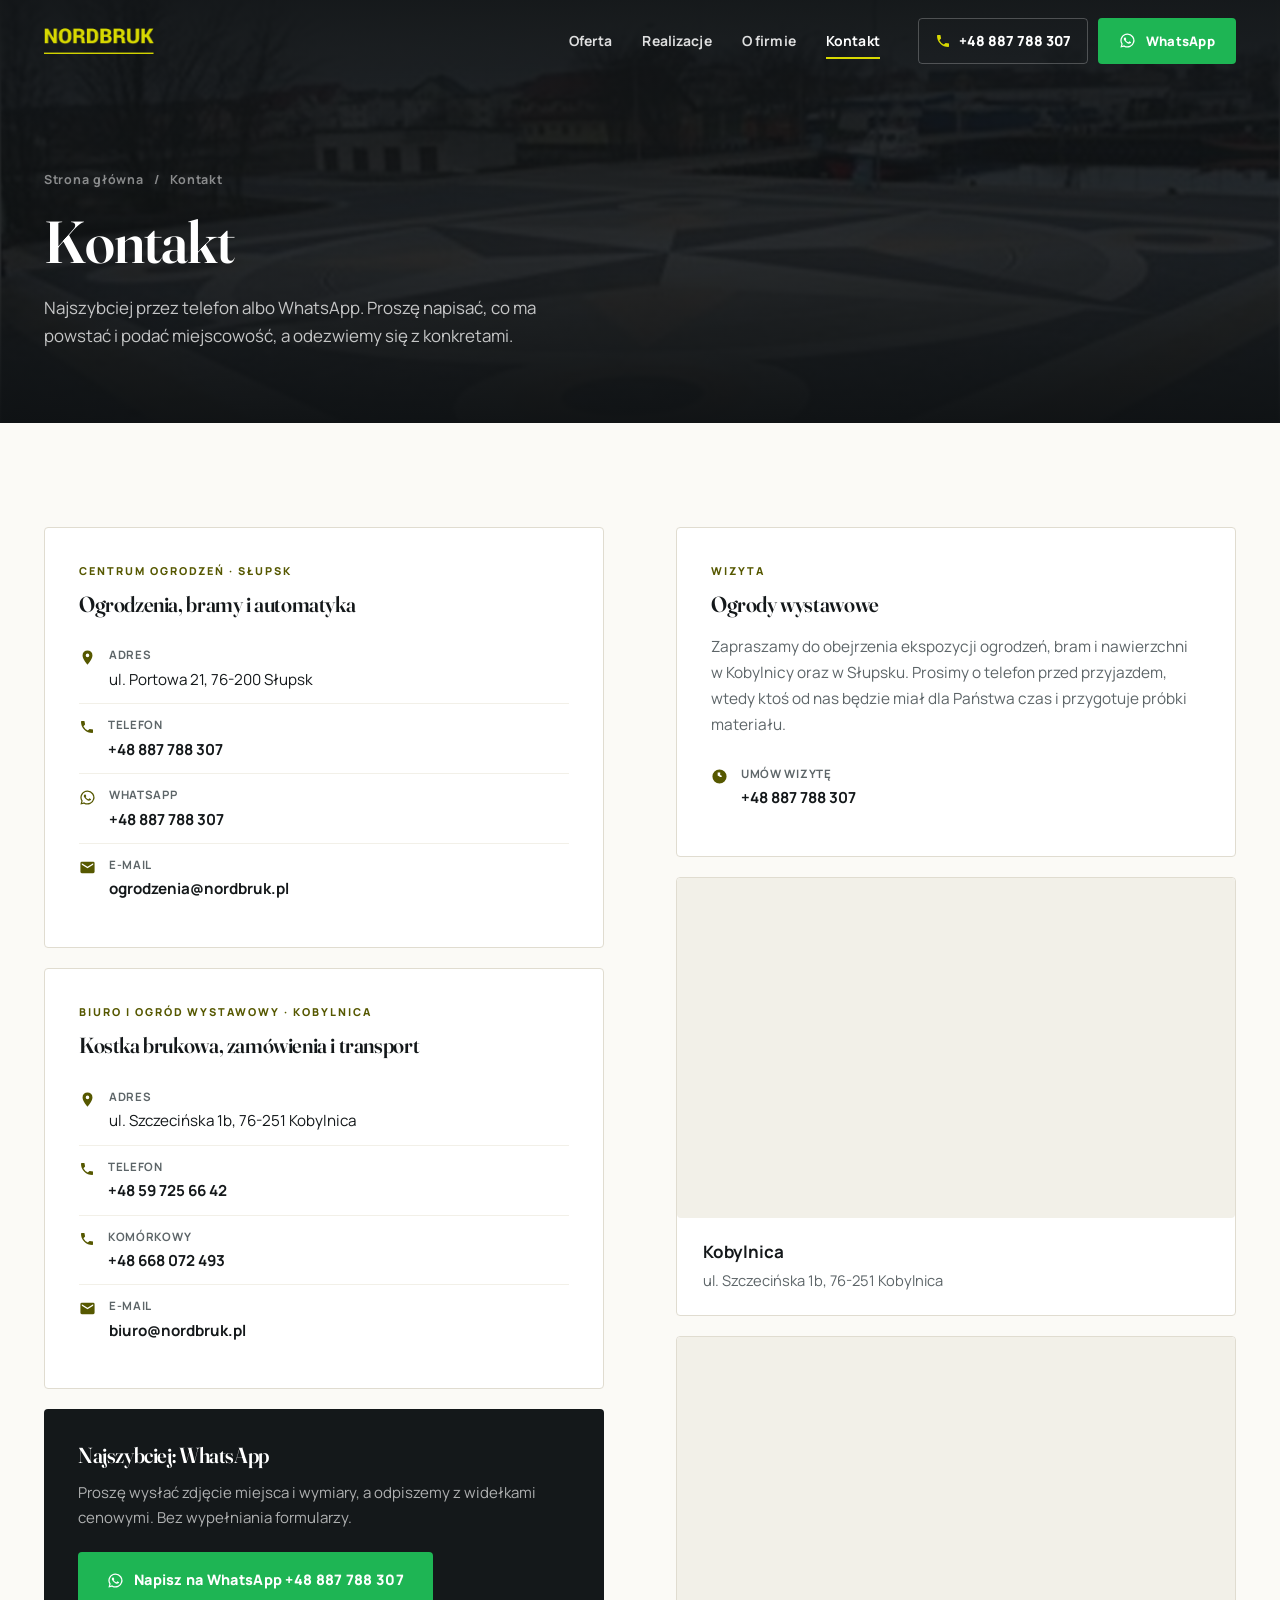
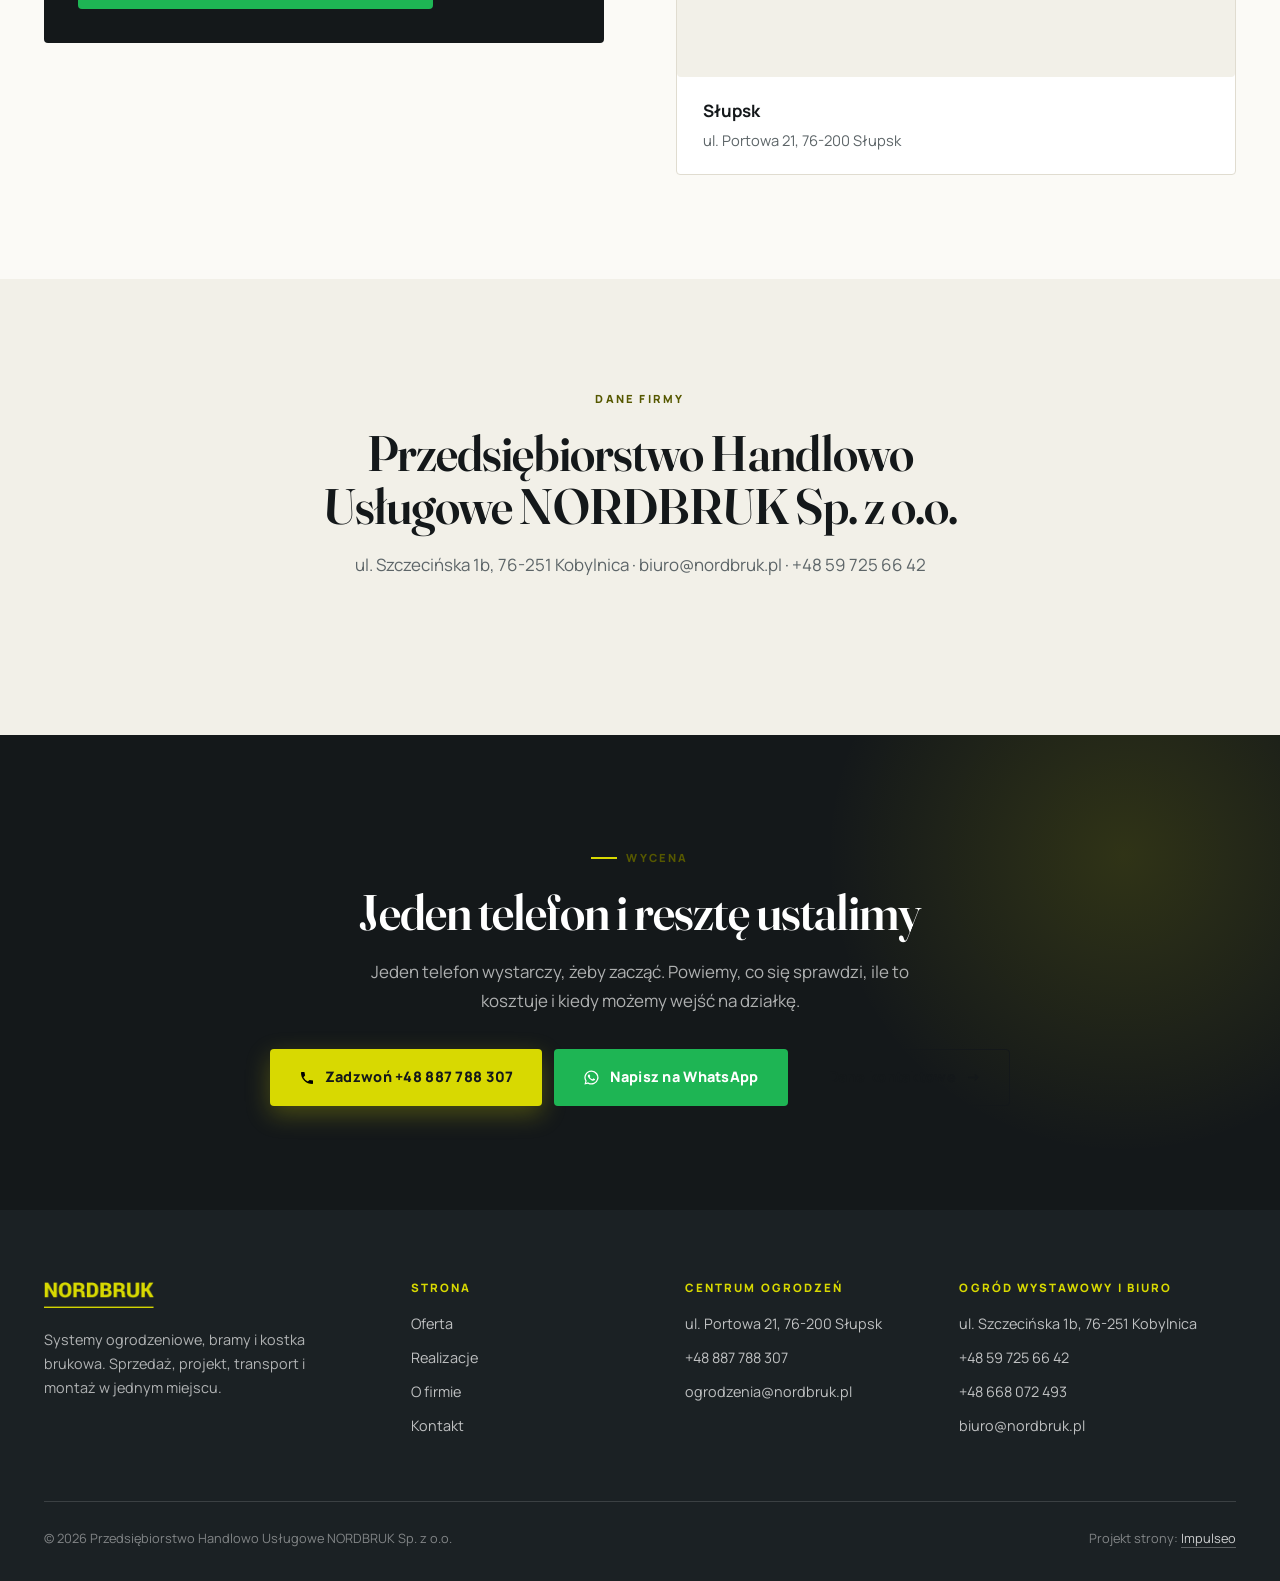
<file: kontakt.html>
<!DOCTYPE html>
<html lang="pl">
<head>
<meta charset="UTF-8">
<meta name="viewport" content="width=device-width, initial-scale=1">
<title>Kontakt - Słupsk ul. Portowa 21, Kobylnica ul. Szczecińska 1b | NORDBRUK Centrum Ogrodzeń</title>
<meta name="description" content="Kontakt do NORDBRUK: Centrum Ogrodzeń Słupsk ul. Portowa 21, tel. +48 887 788 307, ogrodzenia@nordbruk.pl. Biuro i ogród wystawowy Kobylnica ul. Szczecińska 1b, tel. +48 59 725 66 42. WhatsApp: +48 887 788 307.">
<meta name="theme-color" content="#14181A">
<meta property="og:title" content="Kontakt - Słupsk ul. Portowa 21, Kobylnica ul. Szczecińska 1b | NORDBRUK Centrum Ogrodzeń">
<meta property="og:description" content="Kontakt do NORDBRUK: Centrum Ogrodzeń Słupsk ul. Portowa 21, tel. +48 887 788 307, ogrodzenia@nordbruk.pl. Biuro i ogród wystawowy Kobylnica ul. Szczecińska 1b, tel. +48 59 725 66 42. WhatsApp: +48 887 788 307.">
<meta property="og:type" content="website">
<meta property="og:image" content="img/hero.jpg">
<link rel="icon" href="img/logo.png">
<link rel="preconnect" href="https://fonts.googleapis.com">
<link rel="preconnect" href="https://fonts.gstatic.com" crossorigin>
<link href="https://fonts.googleapis.com/css2?family=Fraunces:opsz,wght@9..144,500;9..144,600;9..144,700&family=Manrope:wght@400;500;700;800&display=swap" rel="stylesheet">
<link rel="stylesheet" href="assets/styles.css">
</head>
<body>
<header class="nav">
  <div class="wrap nav-inner">
    <a class="brand" href="index.html"><img src="img/logo.png" alt="NORDBRUK Centrum Ogrodzeń"></a>
    <nav class="nav-links">
      <a href="oferta.html">Oferta</a><a href="realizacje.html">Realizacje</a><a href="o-nas.html">O firmie</a><a href="kontakt.html" class="is-active">Kontakt</a>
      <span class="nav-cta">
        <a class="nav-tel" href="tel:+48887788307"><svg width="16" height="16" viewBox="0 0 24 24" aria-hidden="true"><path d="M6.6 10.8a15.5 15.5 0 0 0 6.6 6.6l2.2-2.2a1 1 0 0 1 1-.24 11.4 11.4 0 0 0 3.6.58 1 1 0 0 1 1 1V20a1 1 0 0 1-1 1A17 17 0 0 1 3 4a1 1 0 0 1 1-1h3.5a1 1 0 0 1 1 1c0 1.25.2 2.46.58 3.6a1 1 0 0 1-.25 1l-2.23 2.2Z"/></svg> +48 887 788 307</a>
        <a class="btn btn-wa btn-sm" href="https://wa.me/48887788307" target="_blank" rel="noopener"><svg width="17" height="17" viewBox="0 0 24 24" fill="currentColor" aria-hidden="true"><path d="M12 2a10 10 0 0 0-8.6 15.1L2 22l5-1.3A10 10 0 1 0 12 2Zm0 18.2c-1.6 0-3.1-.4-4.4-1.2l-.3-.2-2.9.8.8-2.9-.2-.3A8.2 8.2 0 1 1 12 20.2Zm4.6-6.1c-.3-.1-1.5-.7-1.7-.8-.2-.1-.4-.1-.6.1l-.8 1c-.2.2-.3.2-.6.1a6.7 6.7 0 0 1-3.3-2.9c-.2-.4 .2-.4.6-1.2.1-.2 0-.4 0-.5l-.8-1.8c-.2-.5-.4-.4-.6-.4h-.5c-.2 0-.5.1-.7.3-.9.9-1.1 2-.4 3.4a10 10 0 0 0 4.6 4.4c1.9.8 2.6.7 3.3.6.5-.1 1.5-.6 1.7-1.2.2-.6.2-1.1.1-1.2 0-.1-.2-.2-.4-.3Z"/></svg> WhatsApp</a>
      </span>
    </nav>
    <button class="nav-toggle" aria-label="Menu"><span></span><span></span><span></span></button>
  </div>
</header>
<section class="pagehead">
  <div class="pagehead-bg"><img src="img/s-public.jpg" alt=""></div>
  <div class="wrap">
    <div class="crumbs"><a href="index.html">Strona główna</a><span>/</span><span>Kontakt</span></div>
    <h1>Kontakt</h1>
    <p>Najszybciej przez telefon albo WhatsApp. Proszę napisać, co ma powstać i podać miejscowość, a odezwiemy się z konkretami.</p>
  </div>
</section>

<section>
  <div class="wrap">
    <div class="contact-grid">
      <div>
        <div class="cbox reveal">
          <span class="tag">Centrum Ogrodzeń &middot; Słupsk</span>
          <h3>Ogrodzenia, bramy i automatyka</h3>
          <div class="crow"><svg width="17" height="17" viewBox="0 0 24 24" aria-hidden="true"><path d="M12 2a7 7 0 0 0-7 7c0 5.2 7 13 7 13s7-7.8 7-13a7 7 0 0 0-7-7Zm0 9.5A2.5 2.5 0 1 1 12 6.5a2.5 2.5 0 0 1 0 5Z"/></svg><div><span class="k">Adres</span>ul. Portowa 21, 76-200 Słupsk</div></div>
          <div class="crow"><svg width="16" height="16" viewBox="0 0 24 24" aria-hidden="true"><path d="M6.6 10.8a15.5 15.5 0 0 0 6.6 6.6l2.2-2.2a1 1 0 0 1 1-.24 11.4 11.4 0 0 0 3.6.58 1 1 0 0 1 1 1V20a1 1 0 0 1-1 1A17 17 0 0 1 3 4a1 1 0 0 1 1-1h3.5a1 1 0 0 1 1 1c0 1.25.2 2.46.58 3.6a1 1 0 0 1-.25 1l-2.23 2.2Z"/></svg><div><span class="k">Telefon</span><a href="tel:+48887788307">+48 887 788 307</a></div></div>
          <div class="crow"><svg width="17" height="17" viewBox="0 0 24 24" fill="currentColor" aria-hidden="true"><path d="M12 2a10 10 0 0 0-8.6 15.1L2 22l5-1.3A10 10 0 1 0 12 2Zm0 18.2c-1.6 0-3.1-.4-4.4-1.2l-.3-.2-2.9.8.8-2.9-.2-.3A8.2 8.2 0 1 1 12 20.2Zm4.6-6.1c-.3-.1-1.5-.7-1.7-.8-.2-.1-.4-.1-.6.1l-.8 1c-.2.2-.3.2-.6.1a6.7 6.7 0 0 1-3.3-2.9c-.2-.4 .2-.4.6-1.2.1-.2 0-.4 0-.5l-.8-1.8c-.2-.5-.4-.4-.6-.4h-.5c-.2 0-.5.1-.7.3-.9.9-1.1 2-.4 3.4a10 10 0 0 0 4.6 4.4c1.9.8 2.6.7 3.3.6.5-.1 1.5-.6 1.7-1.2.2-.6.2-1.1.1-1.2 0-.1-.2-.2-.4-.3Z"/></svg><div><span class="k">WhatsApp</span><a href="https://wa.me/48887788307" target="_blank" rel="noopener">+48 887 788 307</a></div></div>
          <div class="crow"><svg width="17" height="17" viewBox="0 0 24 24" aria-hidden="true"><path d="M20 4H4a2 2 0 0 0-2 2v12a2 2 0 0 0 2 2h16a2 2 0 0 0 2-2V6a2 2 0 0 0-2-2Zm0 4-8 5-8-5V6l8 5 8-5v2Z"/></svg><div><span class="k">E-mail</span><a href="mailto:ogrodzenia@nordbruk.pl">ogrodzenia@nordbruk.pl</a></div></div>
        </div>

        <div class="cbox reveal">
          <span class="tag">Biuro i ogród wystawowy &middot; Kobylnica</span>
          <h3>Kostka brukowa, zamówienia i transport</h3>
          <div class="crow"><svg width="17" height="17" viewBox="0 0 24 24" aria-hidden="true"><path d="M12 2a7 7 0 0 0-7 7c0 5.2 7 13 7 13s7-7.8 7-13a7 7 0 0 0-7-7Zm0 9.5A2.5 2.5 0 1 1 12 6.5a2.5 2.5 0 0 1 0 5Z"/></svg><div><span class="k">Adres</span>ul. Szczecińska 1b, 76-251 Kobylnica</div></div>
          <div class="crow"><svg width="16" height="16" viewBox="0 0 24 24" aria-hidden="true"><path d="M6.6 10.8a15.5 15.5 0 0 0 6.6 6.6l2.2-2.2a1 1 0 0 1 1-.24 11.4 11.4 0 0 0 3.6.58 1 1 0 0 1 1 1V20a1 1 0 0 1-1 1A17 17 0 0 1 3 4a1 1 0 0 1 1-1h3.5a1 1 0 0 1 1 1c0 1.25.2 2.46.58 3.6a1 1 0 0 1-.25 1l-2.23 2.2Z"/></svg><div><span class="k">Telefon</span><a href="tel:+48597256642">+48 59 725 66 42</a></div></div>
          <div class="crow"><svg width="16" height="16" viewBox="0 0 24 24" aria-hidden="true"><path d="M6.6 10.8a15.5 15.5 0 0 0 6.6 6.6l2.2-2.2a1 1 0 0 1 1-.24 11.4 11.4 0 0 0 3.6.58 1 1 0 0 1 1 1V20a1 1 0 0 1-1 1A17 17 0 0 1 3 4a1 1 0 0 1 1-1h3.5a1 1 0 0 1 1 1c0 1.25.2 2.46.58 3.6a1 1 0 0 1-.25 1l-2.23 2.2Z"/></svg><div><span class="k">Komórkowy</span><a href="tel:+48668072493">+48 668 072 493</a></div></div>
          <div class="crow"><svg width="17" height="17" viewBox="0 0 24 24" aria-hidden="true"><path d="M20 4H4a2 2 0 0 0-2 2v12a2 2 0 0 0 2 2h16a2 2 0 0 0 2-2V6a2 2 0 0 0-2-2Zm0 4-8 5-8-5V6l8 5 8-5v2Z"/></svg><div><span class="k">E-mail</span><a href="mailto:biuro@nordbruk.pl">biuro@nordbruk.pl</a></div></div>
        </div>

        <div class="wa-box reveal">
          <h3>Najszybciej: WhatsApp</h3>
          <p>Proszę wysłać zdjęcie miejsca i wymiary, a odpiszemy z widełkami cenowymi. Bez wypełniania formularzy.</p>
          <a class="btn btn-wa" href="https://wa.me/48887788307" target="_blank" rel="noopener"><svg width="17" height="17" viewBox="0 0 24 24" fill="currentColor" aria-hidden="true"><path d="M12 2a10 10 0 0 0-8.6 15.1L2 22l5-1.3A10 10 0 1 0 12 2Zm0 18.2c-1.6 0-3.1-.4-4.4-1.2l-.3-.2-2.9.8.8-2.9-.2-.3A8.2 8.2 0 1 1 12 20.2Zm4.6-6.1c-.3-.1-1.5-.7-1.7-.8-.2-.1-.4-.1-.6.1l-.8 1c-.2.2-.3.2-.6.1a6.7 6.7 0 0 1-3.3-2.9c-.2-.4 .2-.4.6-1.2.1-.2 0-.4 0-.5l-.8-1.8c-.2-.5-.4-.4-.6-.4h-.5c-.2 0-.5.1-.7.3-.9.9-1.1 2-.4 3.4a10 10 0 0 0 4.6 4.4c1.9.8 2.6.7 3.3.6.5-.1 1.5-.6 1.7-1.2.2-.6.2-1.1.1-1.2 0-.1-.2-.2-.4-.3Z"/></svg> Napisz na WhatsApp +48 887 788 307</a>
        </div>
      </div>

      <div>
        <div class="cbox reveal">
          <span class="tag">Wizyta</span>
          <h3>Ogrody wystawowe</h3>
          <p style="color:var(--muted);font-size:.96rem">Zapraszamy do obejrzenia ekspozycji ogrodzeń, bram i nawierzchni
          w Kobylnicy oraz w Słupsku. Prosimy o telefon przed przyjazdem, wtedy ktoś od nas będzie miał dla Państwa czas
          i przygotuje próbki materiału.</p>
          <div class="crow" style="margin-top:14px"><svg width="17" height="17" viewBox="0 0 24 24" aria-hidden="true"><path d="M12 2a10 10 0 1 0 0 20 10 10 0 0 0 0-20Zm1 10.6-3.6-2.1V6.5H13v3.4l2.6 1.5-1 1.2Z"/></svg><div><span class="k">Umów wizytę</span>
            <a href="tel:+48887788307">+48 887 788 307</a></div></div>
        </div>

        <div class="cbox reveal" style="padding:0;overflow:hidden">
          <div class="map-frame" style="border:0">
            <iframe src="https://maps.google.com/maps?q=NORDBRUK%20ul.%20Szczeci%C5%84ska%201b%2076-251%20Kobylnica&z=15&output=embed" loading="lazy" title="Mapa: Kobylnica, ul. Szczecińska 1b" referrerpolicy="no-referrer-when-downgrade"></iframe>
          </div>
          <div style="padding:20px 26px"><strong>Kobylnica</strong><br>
            <span style="color:var(--muted);font-size:.92rem">ul. Szczecińska 1b, 76-251 Kobylnica</span></div>
        </div>

        <div class="cbox reveal" style="padding:0;overflow:hidden">
          <div class="map-frame" style="border:0">
            <iframe src="https://maps.google.com/maps?q=ul.%20Portowa%2021%2076-200%20S%C5%82upsk&z=15&output=embed" loading="lazy" title="Mapa: Słupsk, ul. Portowa 21" referrerpolicy="no-referrer-when-downgrade"></iframe>
          </div>
          <div style="padding:20px 26px"><strong>Słupsk</strong><br>
            <span style="color:var(--muted);font-size:.92rem">ul. Portowa 21, 76-200 Słupsk</span></div>
        </div>
      </div>
    </div>
  </div>
</section>

<section class="tinted">
  <div class="wrap">
    <div class="head center reveal">
      <span class="eyebrow">Dane firmy</span>
      <h2>Przedsiębiorstwo Handlowo Usługowe NORDBRUK Sp. z o.o.</h2>
      <p>ul. Szczecińska 1b, 76-251 Kobylnica &middot; biuro@nordbruk.pl &middot; +48 59 725 66 42</p>
    </div>
  </div>
</section>
<section class="cta-final">
  <div class="wrap">
    <div class="reveal">
      <span class="eyebrow">Wycena</span>
      <h2>Jeden telefon i resztę ustalimy</h2>
      <p>Jeden telefon wystarczy, żeby zacząć. Powiemy, co się sprawdzi, ile to kosztuje i kiedy możemy wejść na działkę.</p>
      <div class="cta-act">
        <a class="btn btn-lime" href="tel:+48887788307"><svg width="16" height="16" viewBox="0 0 24 24" aria-hidden="true"><path d="M6.6 10.8a15.5 15.5 0 0 0 6.6 6.6l2.2-2.2a1 1 0 0 1 1-.24 11.4 11.4 0 0 0 3.6.58 1 1 0 0 1 1 1V20a1 1 0 0 1-1 1A17 17 0 0 1 3 4a1 1 0 0 1 1-1h3.5a1 1 0 0 1 1 1c0 1.25.2 2.46.58 3.6a1 1 0 0 1-.25 1l-2.23 2.2Z"/></svg> Zadzwoń +48 887 788 307</a>
        <a class="btn btn-wa" href="https://wa.me/48887788307" target="_blank" rel="noopener"><svg width="17" height="17" viewBox="0 0 24 24" fill="currentColor" aria-hidden="true"><path d="M12 2a10 10 0 0 0-8.6 15.1L2 22l5-1.3A10 10 0 1 0 12 2Zm0 18.2c-1.6 0-3.1-.4-4.4-1.2l-.3-.2-2.9.8.8-2.9-.2-.3A8.2 8.2 0 1 1 12 20.2Zm4.6-6.1c-.3-.1-1.5-.7-1.7-.8-.2-.1-.4-.1-.6.1l-.8 1c-.2.2-.3.2-.6.1a6.7 6.7 0 0 1-3.3-2.9c-.2-.4 .2-.4.6-1.2.1-.2 0-.4 0-.5l-.8-1.8c-.2-.5-.4-.4-.6-.4h-.5c-.2 0-.5.1-.7.3-.9.9-1.1 2-.4 3.4a10 10 0 0 0 4.6 4.4c1.9.8 2.6.7 3.3.6.5-.1 1.5-.6 1.7-1.2.2-.6.2-1.1.1-1.2 0-.1-.2-.2-.4-.3Z"/></svg> Napisz na WhatsApp</a>
        <a class="btn btn-line" href="kontakt.html">Dane kontaktowe <span class="arr">&rarr;</span></a>
      </div>
    </div>
  </div>
</section>
<footer>
  <div class="wrap">
    <div class="foot-grid">
      <div class="foot-brand">
        <img src="img/logo.png" alt="NORDBRUK Centrum Ogrodzeń">
        <p>Systemy ogrodzeniowe, bramy i kostka brukowa. Sprzedaż, projekt, transport i montaż w jednym miejscu.</p>
      </div>
      <div class="foot-col">
        <h4>Strona</h4>
        <a href="oferta.html">Oferta</a><a href="realizacje.html">Realizacje</a><a href="o-nas.html">O firmie</a><a href="kontakt.html">Kontakt</a>
      </div>
      <div class="foot-col">
        <h4>Centrum Ogrodzeń</h4>
        <p>ul. Portowa 21, 76-200 Słupsk</p>
        <a href="tel:+48887788307">+48 887 788 307</a>
        <a href="mailto:ogrodzenia@nordbruk.pl">ogrodzenia@nordbruk.pl</a>
      </div>
      <div class="foot-col">
        <h4>Ogród wystawowy i biuro</h4>
        <p>ul. Szczecińska 1b, 76-251 Kobylnica</p>
        <a href="tel:+48597256642">+48 59 725 66 42</a>
        <a href="tel:+48668072493">+48 668 072 493</a>
        <a href="mailto:biuro@nordbruk.pl">biuro@nordbruk.pl</a>
      </div>
    </div>
    <div class="foot-bot">
      <span>&copy; <span data-year>2026</span> Przedsiębiorstwo Handlowo Usługowe NORDBRUK Sp. z o.o.</span>
      <span>Projekt strony: <a class="foot-credit" href="https://impulseo.pl" target="_blank" rel="noopener">Impulseo</a></span>
    </div>
  </div>
</footer>
<div class="sticky-bar">
  <a class="s-tel" href="tel:+48887788307"><svg width="16" height="16" viewBox="0 0 24 24" aria-hidden="true"><path d="M6.6 10.8a15.5 15.5 0 0 0 6.6 6.6l2.2-2.2a1 1 0 0 1 1-.24 11.4 11.4 0 0 0 3.6.58 1 1 0 0 1 1 1V20a1 1 0 0 1-1 1A17 17 0 0 1 3 4a1 1 0 0 1 1-1h3.5a1 1 0 0 1 1 1c0 1.25.2 2.46.58 3.6a1 1 0 0 1-.25 1l-2.23 2.2Z"/></svg> Zadzwoń</a>
  <a class="s-wa" href="https://wa.me/48887788307" target="_blank" rel="noopener"><svg width="17" height="17" viewBox="0 0 24 24" fill="currentColor" aria-hidden="true"><path d="M12 2a10 10 0 0 0-8.6 15.1L2 22l5-1.3A10 10 0 1 0 12 2Zm0 18.2c-1.6 0-3.1-.4-4.4-1.2l-.3-.2-2.9.8.8-2.9-.2-.3A8.2 8.2 0 1 1 12 20.2Zm4.6-6.1c-.3-.1-1.5-.7-1.7-.8-.2-.1-.4-.1-.6.1l-.8 1c-.2.2-.3.2-.6.1a6.7 6.7 0 0 1-3.3-2.9c-.2-.4 .2-.4.6-1.2.1-.2 0-.4 0-.5l-.8-1.8c-.2-.5-.4-.4-.6-.4h-.5c-.2 0-.5.1-.7.3-.9.9-1.1 2-.4 3.4a10 10 0 0 0 4.6 4.4c1.9.8 2.6.7 3.3.6.5-.1 1.5-.6 1.7-1.2.2-.6.2-1.1.1-1.2 0-.1-.2-.2-.4-.3Z"/></svg> WhatsApp</a>
</div>
<script src="assets/main.js"></script>
</body>
</html>
</file>
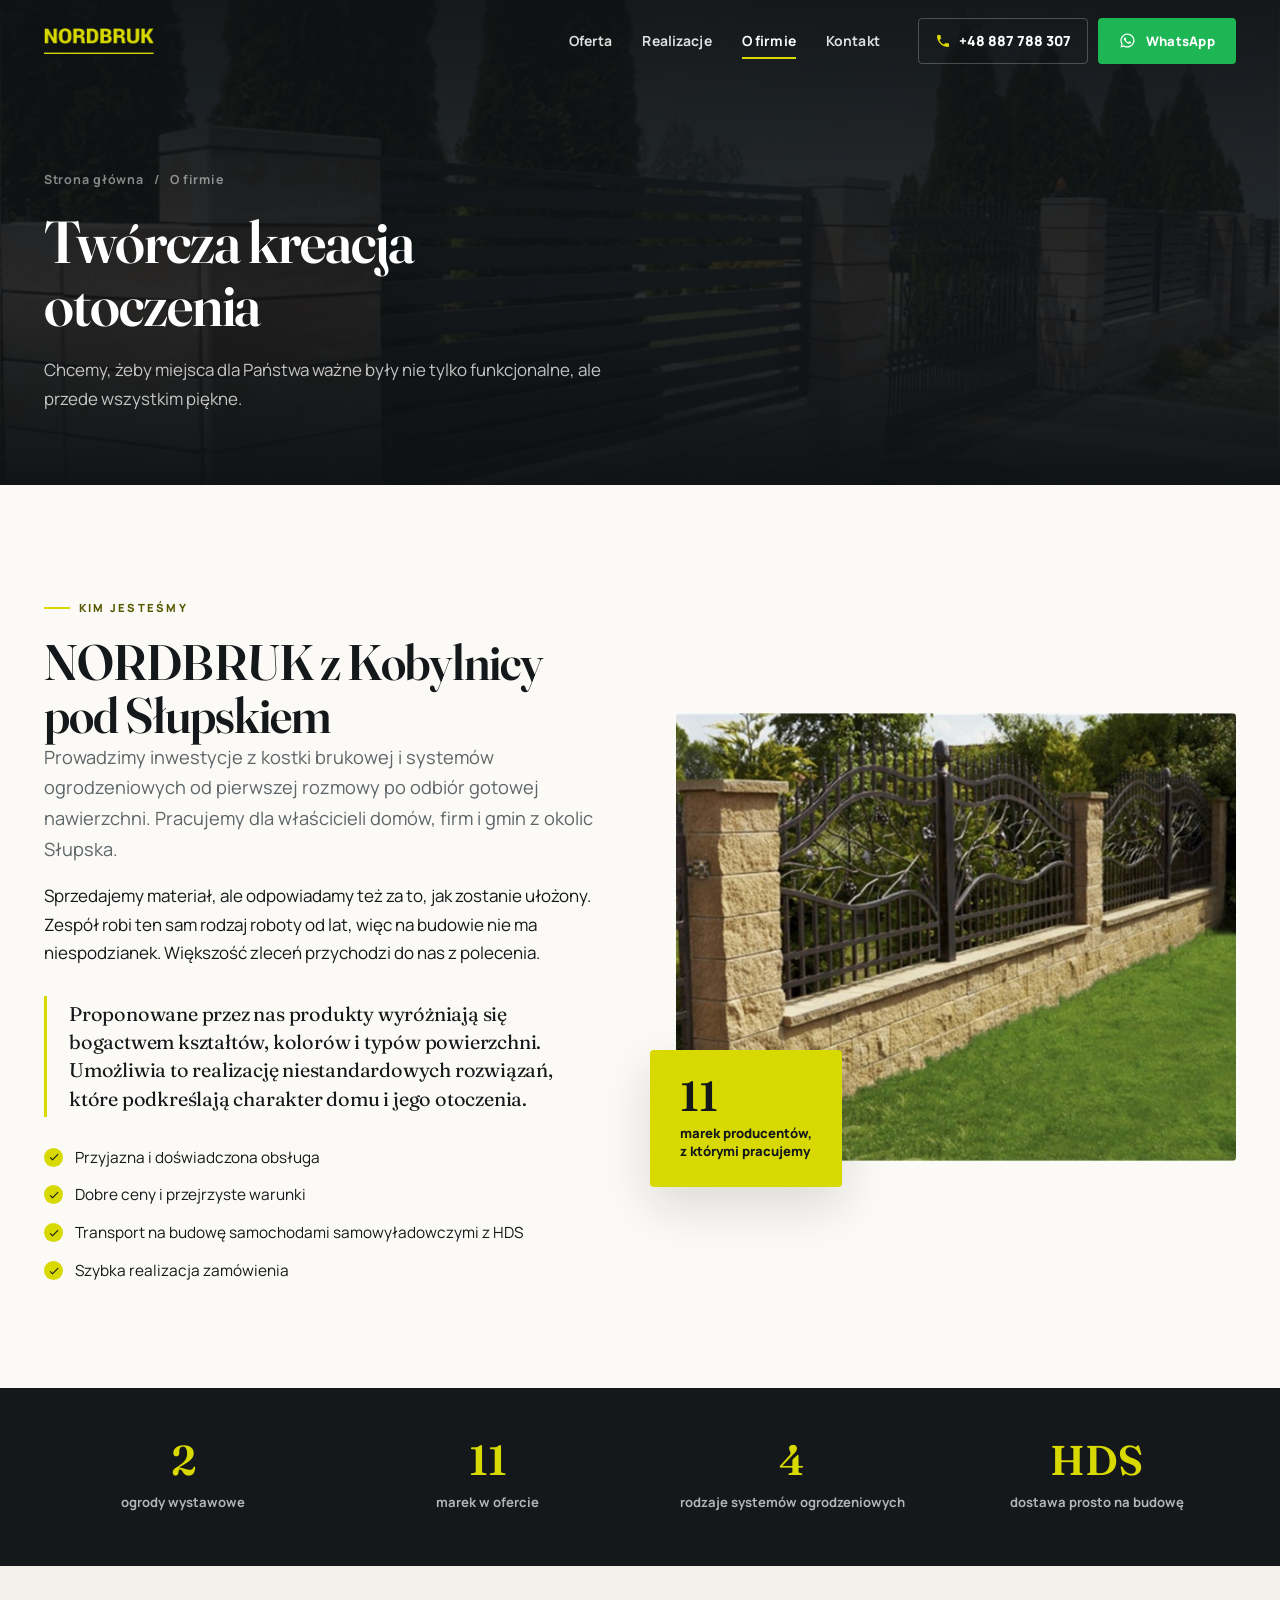
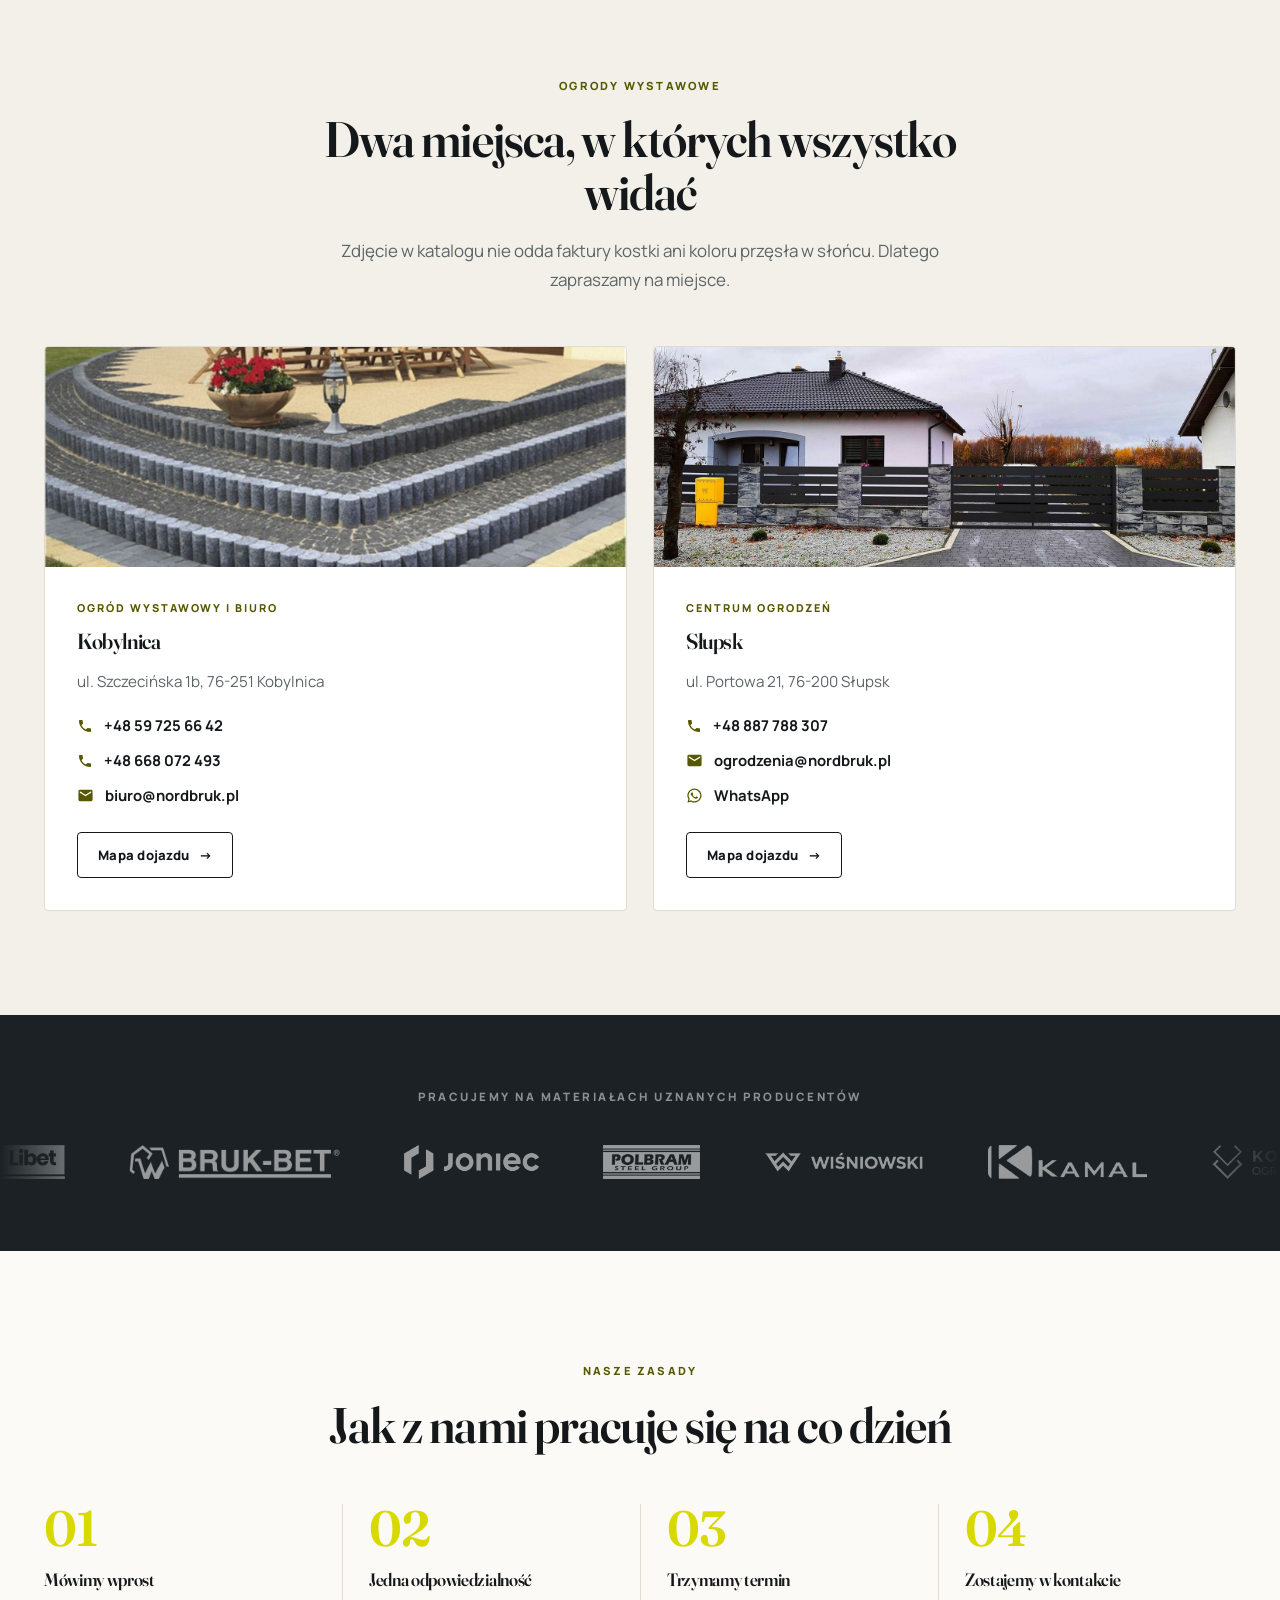
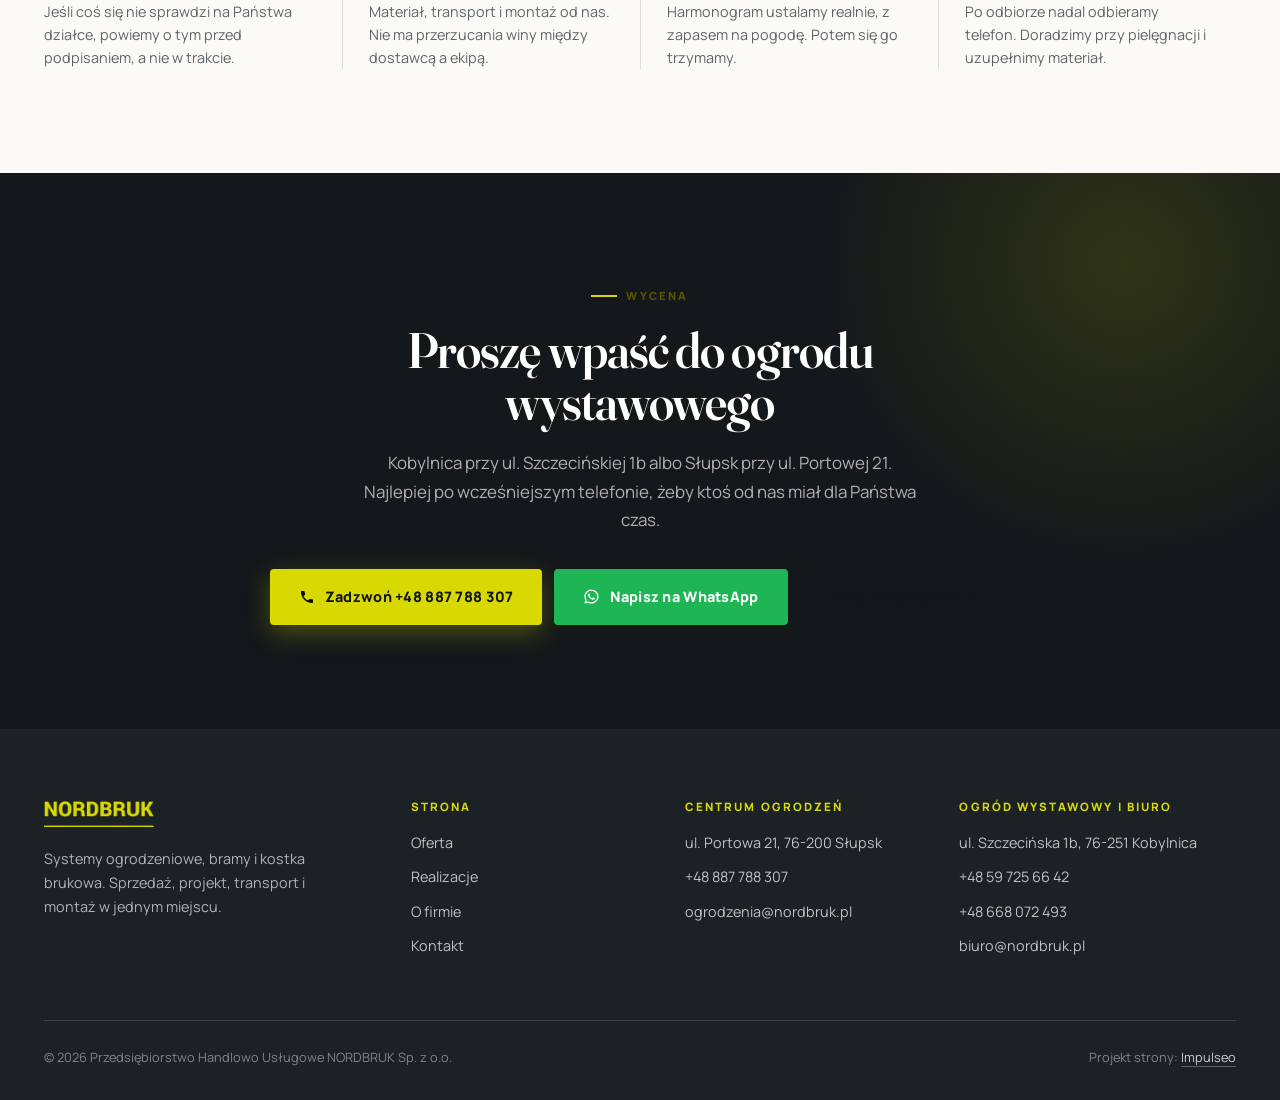
<file: o-nas.html>
<!DOCTYPE html>
<html lang="pl">
<head>
<meta charset="UTF-8">
<meta name="viewport" content="width=device-width, initial-scale=1">
<title>O firmie | NORDBRUK Centrum Ogrodzeń - Słupsk i Kobylnica</title>
<meta name="description" content="NORDBRUK to Przedsiębiorstwo Handlowo Usługowe z Kobylnicy. Kostka brukowa, systemy ogrodzeniowe, usługi projektowe i doradztwo. Dwa ogrody wystawowe i własny transport HDS.">
<meta name="theme-color" content="#14181A">
<meta property="og:title" content="O firmie | NORDBRUK Centrum Ogrodzeń - Słupsk i Kobylnica">
<meta property="og:description" content="NORDBRUK to Przedsiębiorstwo Handlowo Usługowe z Kobylnicy. Kostka brukowa, systemy ogrodzeniowe, usługi projektowe i doradztwo. Dwa ogrody wystawowe i własny transport HDS.">
<meta property="og:type" content="website">
<meta property="og:image" content="img/hero.jpg">
<link rel="icon" href="img/logo.png">
<link rel="preconnect" href="https://fonts.googleapis.com">
<link rel="preconnect" href="https://fonts.gstatic.com" crossorigin>
<link href="https://fonts.googleapis.com/css2?family=Fraunces:opsz,wght@9..144,500;9..144,600;9..144,700&family=Manrope:wght@400;500;700;800&display=swap" rel="stylesheet">
<link rel="stylesheet" href="assets/styles.css">
</head>
<body>
<header class="nav">
  <div class="wrap nav-inner">
    <a class="brand" href="index.html"><img src="img/logo.png" alt="NORDBRUK Centrum Ogrodzeń"></a>
    <nav class="nav-links">
      <a href="oferta.html">Oferta</a><a href="realizacje.html">Realizacje</a><a href="o-nas.html" class="is-active">O firmie</a><a href="kontakt.html">Kontakt</a>
      <span class="nav-cta">
        <a class="nav-tel" href="tel:+48887788307"><svg width="16" height="16" viewBox="0 0 24 24" aria-hidden="true"><path d="M6.6 10.8a15.5 15.5 0 0 0 6.6 6.6l2.2-2.2a1 1 0 0 1 1-.24 11.4 11.4 0 0 0 3.6.58 1 1 0 0 1 1 1V20a1 1 0 0 1-1 1A17 17 0 0 1 3 4a1 1 0 0 1 1-1h3.5a1 1 0 0 1 1 1c0 1.25.2 2.46.58 3.6a1 1 0 0 1-.25 1l-2.23 2.2Z"/></svg> +48 887 788 307</a>
        <a class="btn btn-wa btn-sm" href="https://wa.me/48887788307" target="_blank" rel="noopener"><svg width="17" height="17" viewBox="0 0 24 24" fill="currentColor" aria-hidden="true"><path d="M12 2a10 10 0 0 0-8.6 15.1L2 22l5-1.3A10 10 0 1 0 12 2Zm0 18.2c-1.6 0-3.1-.4-4.4-1.2l-.3-.2-2.9.8.8-2.9-.2-.3A8.2 8.2 0 1 1 12 20.2Zm4.6-6.1c-.3-.1-1.5-.7-1.7-.8-.2-.1-.4-.1-.6.1l-.8 1c-.2.2-.3.2-.6.1a6.7 6.7 0 0 1-3.3-2.9c-.2-.4 .2-.4.6-1.2.1-.2 0-.4 0-.5l-.8-1.8c-.2-.5-.4-.4-.6-.4h-.5c-.2 0-.5.1-.7.3-.9.9-1.1 2-.4 3.4a10 10 0 0 0 4.6 4.4c1.9.8 2.6.7 3.3.6.5-.1 1.5-.6 1.7-1.2.2-.6.2-1.1.1-1.2 0-.1-.2-.2-.4-.3Z"/></svg> WhatsApp</a>
      </span>
    </nav>
    <button class="nav-toggle" aria-label="Menu"><span></span><span></span><span></span></button>
  </div>
</header>
<section class="pagehead">
  <div class="pagehead-bg"><img src="img/about.jpg" alt=""></div>
  <div class="wrap">
    <div class="crumbs"><a href="index.html">Strona główna</a><span>/</span><span>O firmie</span></div>
    <h1>Twórcza kreacja otoczenia</h1>
    <p>Chcemy, żeby miejsca dla Państwa ważne były nie tylko funkcjonalne, ale przede wszystkim piękne.</p>
  </div>
</section>

<section>
  <div class="wrap">
    <div class="split">
      <div class="reveal">
        <span class="eyebrow">Kim jesteśmy</span>
        <h2>NORDBRUK z Kobylnicy pod Słupskiem</h2>
        <p class="lead">Prowadzimy inwestycje z kostki brukowej i systemów ogrodzeniowych od pierwszej rozmowy
        po odbiór gotowej nawierzchni. Pracujemy dla właścicieli domów, firm i gmin z okolic Słupska.</p>
        <p>Sprzedajemy materiał, ale odpowiadamy też za to, jak zostanie ułożony. Zespół robi ten sam rodzaj
        roboty od lat, więc na budowie nie ma niespodzianek. Większość zleceń przychodzi do nas z polecenia.</p>
        <div class="quote">Proponowane przez nas produkty wyróżniają się bogactwem kształtów, kolorów i typów powierzchni.
        Umożliwia to realizację niestandardowych rozwiązań, które podkreślają charakter domu i jego otoczenia.</div>
        <ul class="ticks">
          <li>Przyjazna i doświadczona obsługa</li>
          <li>Dobre ceny i przejrzyste warunki</li>
          <li>Transport na budowę samochodami samowyładowczymi z HDS</li>
          <li>Szybka realizacja zamówienia</li>
        </ul>
      </div>
      <div class="split-media reveal">
        <img src="img/s-salon.jpg" alt="Kute przęsła z motywem roślinnym na murku z piaskowca" loading="lazy">
        <div class="badge"><span class="n">11</span><span class="l">marek producentów,<br>z którymi pracujemy</span></div>
      </div>
    </div>
  </div>
</section>

<section class="strip">
  <div class="wrap">
    <div class="strip-grid">
      <div class="reveal"><div class="n" data-count="2">2</div><div class="l">ogrody wystawowe</div></div>
      <div class="reveal"><div class="n" data-count="11">11</div><div class="l">marek w ofercie</div></div>
      <div class="reveal"><div class="n" data-count="4">4</div><div class="l">rodzaje systemów ogrodzeniowych</div></div>
      <div class="reveal"><div class="n">HDS</div><div class="l">dostawa prosto na budowę</div></div>
    </div>
  </div>
</section>

<section class="tinted">
  <div class="wrap">
    <div class="head center reveal">
      <span class="eyebrow">Ogrody wystawowe</span>
      <h2>Dwa miejsca, w których wszystko widać</h2>
      <p>Zdjęcie w katalogu nie odda faktury kostki ani koloru przęsła w słońcu. Dlatego zapraszamy na miejsce.</p>
    </div>
    <div class="places">
      <div class="place reveal">
        <div class="place-img"><img src="img/s-ogrod.jpg" alt="Taras z palisadą i stopniami" loading="lazy"></div>
        <div class="place-in">
          <span class="tag">Ogród wystawowy i biuro</span>
          <h3>Kobylnica</h3>
          <p class="addr">ul. Szczecińska 1b, 76-251 Kobylnica</p>
          <div class="place-rows">
            <a href="tel:+48597256642"><svg width="16" height="16" viewBox="0 0 24 24" aria-hidden="true"><path d="M6.6 10.8a15.5 15.5 0 0 0 6.6 6.6l2.2-2.2a1 1 0 0 1 1-.24 11.4 11.4 0 0 0 3.6.58 1 1 0 0 1 1 1V20a1 1 0 0 1-1 1A17 17 0 0 1 3 4a1 1 0 0 1 1-1h3.5a1 1 0 0 1 1 1c0 1.25.2 2.46.58 3.6a1 1 0 0 1-.25 1l-2.23 2.2Z"/></svg> +48 59 725 66 42</a>
            <a href="tel:+48668072493"><svg width="16" height="16" viewBox="0 0 24 24" aria-hidden="true"><path d="M6.6 10.8a15.5 15.5 0 0 0 6.6 6.6l2.2-2.2a1 1 0 0 1 1-.24 11.4 11.4 0 0 0 3.6.58 1 1 0 0 1 1 1V20a1 1 0 0 1-1 1A17 17 0 0 1 3 4a1 1 0 0 1 1-1h3.5a1 1 0 0 1 1 1c0 1.25.2 2.46.58 3.6a1 1 0 0 1-.25 1l-2.23 2.2Z"/></svg> +48 668 072 493</a>
            <a href="mailto:biuro@nordbruk.pl"><svg width="17" height="17" viewBox="0 0 24 24" aria-hidden="true"><path d="M20 4H4a2 2 0 0 0-2 2v12a2 2 0 0 0 2 2h16a2 2 0 0 0 2-2V6a2 2 0 0 0-2-2Zm0 4-8 5-8-5V6l8 5 8-5v2Z"/></svg> biuro@nordbruk.pl</a>
          </div>
          <a class="btn btn-line btn-sm" href="kontakt.html">Mapa dojazdu <span class="arr">&rarr;</span></a>
        </div>
      </div>
      <div class="place reveal">
        <div class="place-img"><img src="img/s-ogrodzenia.jpg" alt="Ogrodzenie z przęsłami poziomymi i słupkami z bloczka przy nowym domu" loading="lazy"></div>
        <div class="place-in">
          <span class="tag">Centrum Ogrodzeń</span>
          <h3>Słupsk</h3>
          <p class="addr">ul. Portowa 21, 76-200 Słupsk</p>
          <div class="place-rows">
            <a href="tel:+48887788307"><svg width="16" height="16" viewBox="0 0 24 24" aria-hidden="true"><path d="M6.6 10.8a15.5 15.5 0 0 0 6.6 6.6l2.2-2.2a1 1 0 0 1 1-.24 11.4 11.4 0 0 0 3.6.58 1 1 0 0 1 1 1V20a1 1 0 0 1-1 1A17 17 0 0 1 3 4a1 1 0 0 1 1-1h3.5a1 1 0 0 1 1 1c0 1.25.2 2.46.58 3.6a1 1 0 0 1-.25 1l-2.23 2.2Z"/></svg> +48 887 788 307</a>
            <a href="mailto:ogrodzenia@nordbruk.pl"><svg width="17" height="17" viewBox="0 0 24 24" aria-hidden="true"><path d="M20 4H4a2 2 0 0 0-2 2v12a2 2 0 0 0 2 2h16a2 2 0 0 0 2-2V6a2 2 0 0 0-2-2Zm0 4-8 5-8-5V6l8 5 8-5v2Z"/></svg> ogrodzenia@nordbruk.pl</a>
            <a href="https://wa.me/48887788307" target="_blank" rel="noopener"><svg width="17" height="17" viewBox="0 0 24 24" fill="currentColor" aria-hidden="true"><path d="M12 2a10 10 0 0 0-8.6 15.1L2 22l5-1.3A10 10 0 1 0 12 2Zm0 18.2c-1.6 0-3.1-.4-4.4-1.2l-.3-.2-2.9.8.8-2.9-.2-.3A8.2 8.2 0 1 1 12 20.2Zm4.6-6.1c-.3-.1-1.5-.7-1.7-.8-.2-.1-.4-.1-.6.1l-.8 1c-.2.2-.3.2-.6.1a6.7 6.7 0 0 1-3.3-2.9c-.2-.4 .2-.4.6-1.2.1-.2 0-.4 0-.5l-.8-1.8c-.2-.5-.4-.4-.6-.4h-.5c-.2 0-.5.1-.7.3-.9.9-1.1 2-.4 3.4a10 10 0 0 0 4.6 4.4c1.9.8 2.6.7 3.3.6.5-.1 1.5-.6 1.7-1.2.2-.6.2-1.1.1-1.2 0-.1-.2-.2-.4-.3Z"/></svg> WhatsApp</a>
          </div>
          <a class="btn btn-line btn-sm" href="kontakt.html">Mapa dojazdu <span class="arr">&rarr;</span></a>
        </div>
      </div>
    </div>
  </div>
</section>

<section class="marks">
  <div class="wrap"><div class="marks-t">Pracujemy na materiałach uznanych producentów</div></div>
  <div class="marquee"><div class="marquee-t"><img src="img/marki/libet.png" alt="Libet" loading="lazy"><img src="img/marki/brukbet.png" alt="Bruk-Bet" loading="lazy"><img src="img/marki/joniec.png" alt="Joniec" loading="lazy"><img src="img/marki/polbram.png" alt="Polbram" loading="lazy"><img src="img/marki/wisniowski.png" alt="Wiśniowski" loading="lazy"><img src="img/marki/kamal.png" alt="Kamal" loading="lazy"><img src="img/marki/konekt.png" alt="Konekt Ogrodzenia" loading="lazy"><img src="img/marki/kostbet.png" alt="Kost-Bet" loading="lazy"><img src="img/marki/styrobud.png" alt="Styrobud" loading="lazy"><img src="img/marki/drogbruk.png" alt="Drogbruk" loading="lazy"><img src="img/marki/pozbruk.png" alt="Pozbruk" loading="lazy"></div><div class="marquee-t" aria-hidden="true"><img src="img/marki/libet.png" alt="Libet" loading="lazy"><img src="img/marki/brukbet.png" alt="Bruk-Bet" loading="lazy"><img src="img/marki/joniec.png" alt="Joniec" loading="lazy"><img src="img/marki/polbram.png" alt="Polbram" loading="lazy"><img src="img/marki/wisniowski.png" alt="Wiśniowski" loading="lazy"><img src="img/marki/kamal.png" alt="Kamal" loading="lazy"><img src="img/marki/konekt.png" alt="Konekt Ogrodzenia" loading="lazy"><img src="img/marki/kostbet.png" alt="Kost-Bet" loading="lazy"><img src="img/marki/styrobud.png" alt="Styrobud" loading="lazy"><img src="img/marki/drogbruk.png" alt="Drogbruk" loading="lazy"><img src="img/marki/pozbruk.png" alt="Pozbruk" loading="lazy"></div></div>
</section>


<section>
  <div class="wrap">
    <div class="head center reveal">
      <span class="eyebrow">Nasze zasady</span>
      <h2>Jak z nami pracuje się na co dzień</h2>
    </div>
    <div class="steps">
      <div class="step reveal"><span class="n">01</span><h3>Mówimy wprost</h3>
        <p>Jeśli coś się nie sprawdzi na Państwa działce, powiemy o tym przed podpisaniem, a nie w trakcie.</p></div>
      <div class="step reveal"><span class="n">02</span><h3>Jedna odpowiedzialność</h3>
        <p>Materiał, transport i montaż od nas. Nie ma przerzucania winy między dostawcą a ekipą.</p></div>
      <div class="step reveal"><span class="n">03</span><h3>Trzymamy termin</h3>
        <p>Harmonogram ustalamy realnie, z zapasem na pogodę. Potem się go trzymamy.</p></div>
      <div class="step reveal"><span class="n">04</span><h3>Zostajemy w kontakcie</h3>
        <p>Po odbiorze nadal odbieramy telefon. Doradzimy przy pielęgnacji i uzupełnimy materiał.</p></div>
    </div>
  </div>
</section>
<section class="cta-final">
  <div class="wrap">
    <div class="reveal">
      <span class="eyebrow">Wycena</span>
      <h2>Proszę wpaść do ogrodu wystawowego</h2>
      <p>Kobylnica przy ul. Szczecińskiej 1b albo Słupsk przy ul. Portowej 21. Najlepiej po wcześniejszym telefonie, żeby ktoś od nas miał dla Państwa czas.</p>
      <div class="cta-act">
        <a class="btn btn-lime" href="tel:+48887788307"><svg width="16" height="16" viewBox="0 0 24 24" aria-hidden="true"><path d="M6.6 10.8a15.5 15.5 0 0 0 6.6 6.6l2.2-2.2a1 1 0 0 1 1-.24 11.4 11.4 0 0 0 3.6.58 1 1 0 0 1 1 1V20a1 1 0 0 1-1 1A17 17 0 0 1 3 4a1 1 0 0 1 1-1h3.5a1 1 0 0 1 1 1c0 1.25.2 2.46.58 3.6a1 1 0 0 1-.25 1l-2.23 2.2Z"/></svg> Zadzwoń +48 887 788 307</a>
        <a class="btn btn-wa" href="https://wa.me/48887788307" target="_blank" rel="noopener"><svg width="17" height="17" viewBox="0 0 24 24" fill="currentColor" aria-hidden="true"><path d="M12 2a10 10 0 0 0-8.6 15.1L2 22l5-1.3A10 10 0 1 0 12 2Zm0 18.2c-1.6 0-3.1-.4-4.4-1.2l-.3-.2-2.9.8.8-2.9-.2-.3A8.2 8.2 0 1 1 12 20.2Zm4.6-6.1c-.3-.1-1.5-.7-1.7-.8-.2-.1-.4-.1-.6.1l-.8 1c-.2.2-.3.2-.6.1a6.7 6.7 0 0 1-3.3-2.9c-.2-.4 .2-.4.6-1.2.1-.2 0-.4 0-.5l-.8-1.8c-.2-.5-.4-.4-.6-.4h-.5c-.2 0-.5.1-.7.3-.9.9-1.1 2-.4 3.4a10 10 0 0 0 4.6 4.4c1.9.8 2.6.7 3.3.6.5-.1 1.5-.6 1.7-1.2.2-.6.2-1.1.1-1.2 0-.1-.2-.2-.4-.3Z"/></svg> Napisz na WhatsApp</a>
        <a class="btn btn-line" href="kontakt.html">Dane kontaktowe <span class="arr">&rarr;</span></a>
      </div>
    </div>
  </div>
</section>
<footer>
  <div class="wrap">
    <div class="foot-grid">
      <div class="foot-brand">
        <img src="img/logo.png" alt="NORDBRUK Centrum Ogrodzeń">
        <p>Systemy ogrodzeniowe, bramy i kostka brukowa. Sprzedaż, projekt, transport i montaż w jednym miejscu.</p>
      </div>
      <div class="foot-col">
        <h4>Strona</h4>
        <a href="oferta.html">Oferta</a><a href="realizacje.html">Realizacje</a><a href="o-nas.html">O firmie</a><a href="kontakt.html">Kontakt</a>
      </div>
      <div class="foot-col">
        <h4>Centrum Ogrodzeń</h4>
        <p>ul. Portowa 21, 76-200 Słupsk</p>
        <a href="tel:+48887788307">+48 887 788 307</a>
        <a href="mailto:ogrodzenia@nordbruk.pl">ogrodzenia@nordbruk.pl</a>
      </div>
      <div class="foot-col">
        <h4>Ogród wystawowy i biuro</h4>
        <p>ul. Szczecińska 1b, 76-251 Kobylnica</p>
        <a href="tel:+48597256642">+48 59 725 66 42</a>
        <a href="tel:+48668072493">+48 668 072 493</a>
        <a href="mailto:biuro@nordbruk.pl">biuro@nordbruk.pl</a>
      </div>
    </div>
    <div class="foot-bot">
      <span>&copy; <span data-year>2026</span> Przedsiębiorstwo Handlowo Usługowe NORDBRUK Sp. z o.o.</span>
      <span>Projekt strony: <a class="foot-credit" href="https://impulseo.pl" target="_blank" rel="noopener">Impulseo</a></span>
    </div>
  </div>
</footer>
<div class="sticky-bar">
  <a class="s-tel" href="tel:+48887788307"><svg width="16" height="16" viewBox="0 0 24 24" aria-hidden="true"><path d="M6.6 10.8a15.5 15.5 0 0 0 6.6 6.6l2.2-2.2a1 1 0 0 1 1-.24 11.4 11.4 0 0 0 3.6.58 1 1 0 0 1 1 1V20a1 1 0 0 1-1 1A17 17 0 0 1 3 4a1 1 0 0 1 1-1h3.5a1 1 0 0 1 1 1c0 1.25.2 2.46.58 3.6a1 1 0 0 1-.25 1l-2.23 2.2Z"/></svg> Zadzwoń</a>
  <a class="s-wa" href="https://wa.me/48887788307" target="_blank" rel="noopener"><svg width="17" height="17" viewBox="0 0 24 24" fill="currentColor" aria-hidden="true"><path d="M12 2a10 10 0 0 0-8.6 15.1L2 22l5-1.3A10 10 0 1 0 12 2Zm0 18.2c-1.6 0-3.1-.4-4.4-1.2l-.3-.2-2.9.8.8-2.9-.2-.3A8.2 8.2 0 1 1 12 20.2Zm4.6-6.1c-.3-.1-1.5-.7-1.7-.8-.2-.1-.4-.1-.6.1l-.8 1c-.2.2-.3.2-.6.1a6.7 6.7 0 0 1-3.3-2.9c-.2-.4 .2-.4.6-1.2.1-.2 0-.4 0-.5l-.8-1.8c-.2-.5-.4-.4-.6-.4h-.5c-.2 0-.5.1-.7.3-.9.9-1.1 2-.4 3.4a10 10 0 0 0 4.6 4.4c1.9.8 2.6.7 3.3.6.5-.1 1.5-.6 1.7-1.2.2-.6.2-1.1.1-1.2 0-.1-.2-.2-.4-.3Z"/></svg> WhatsApp</a>
</div>
<script src="assets/main.js"></script>
</body>
</html>
</file>
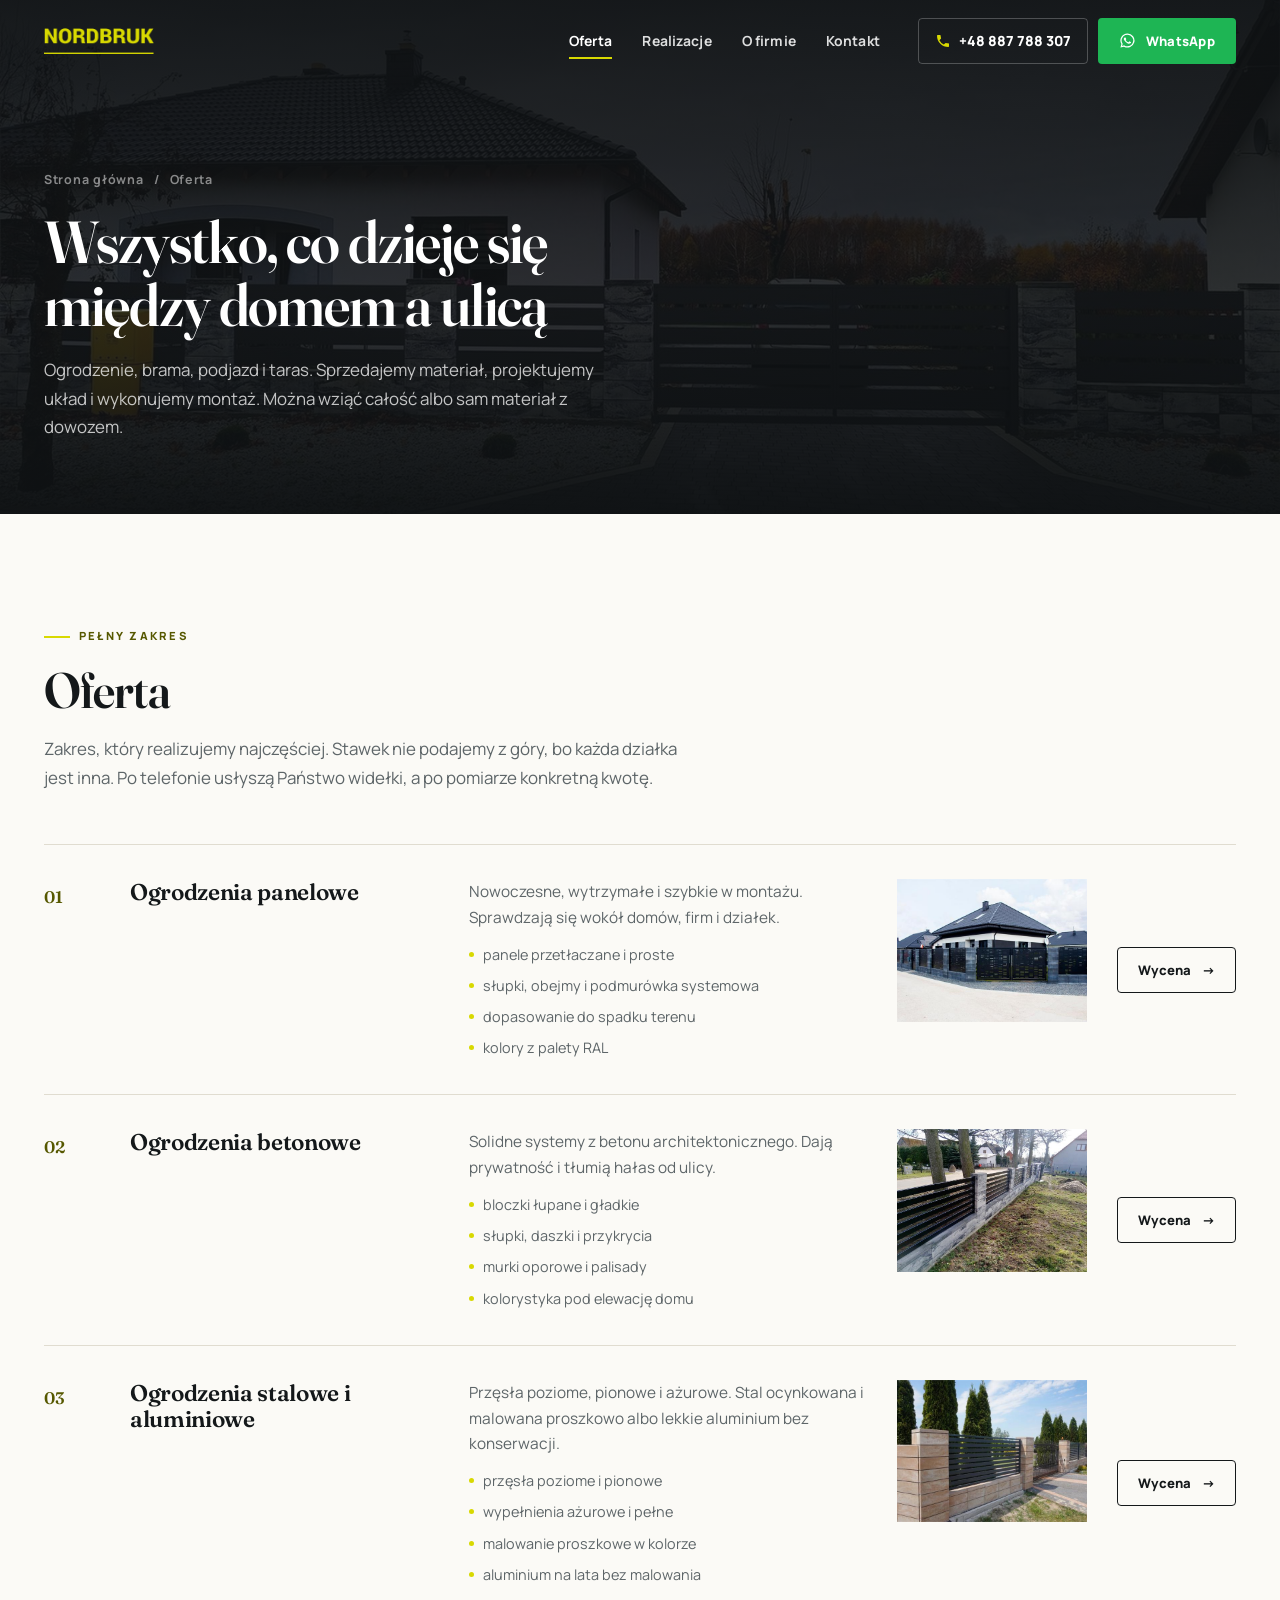
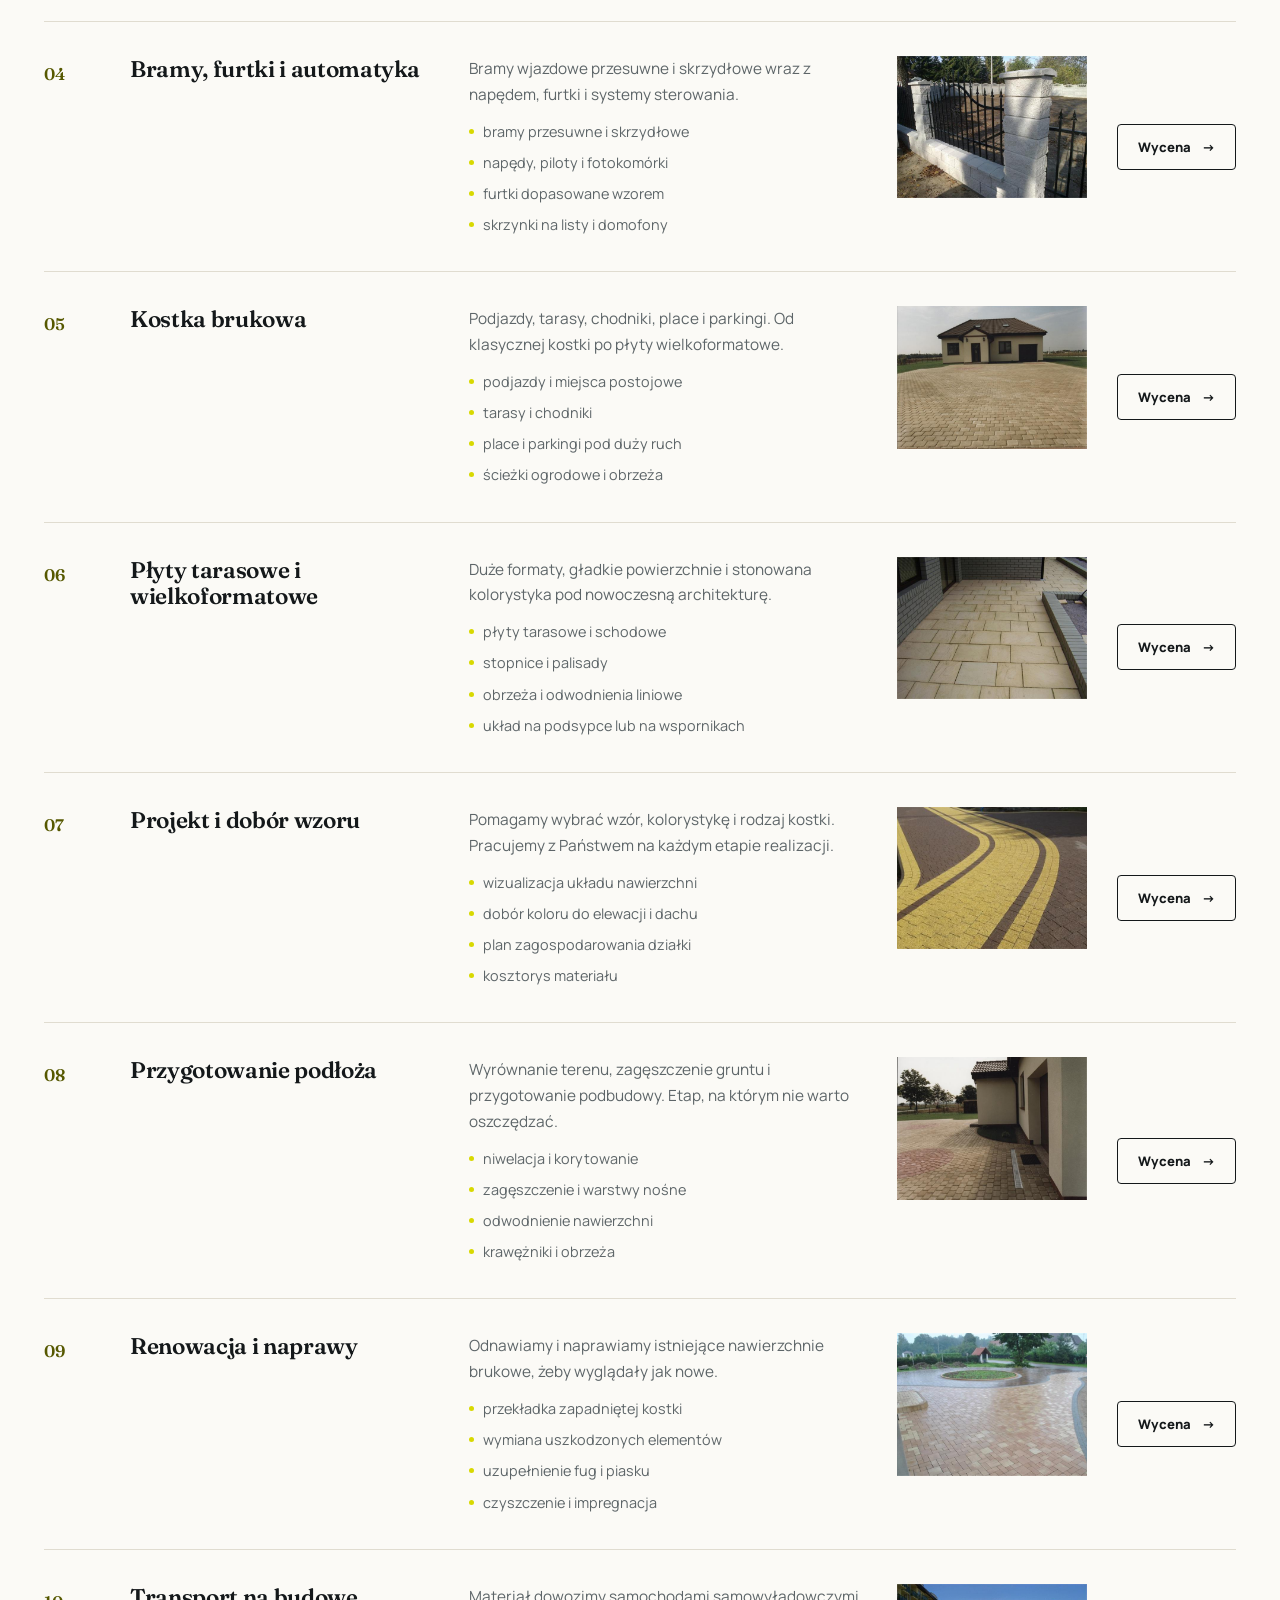
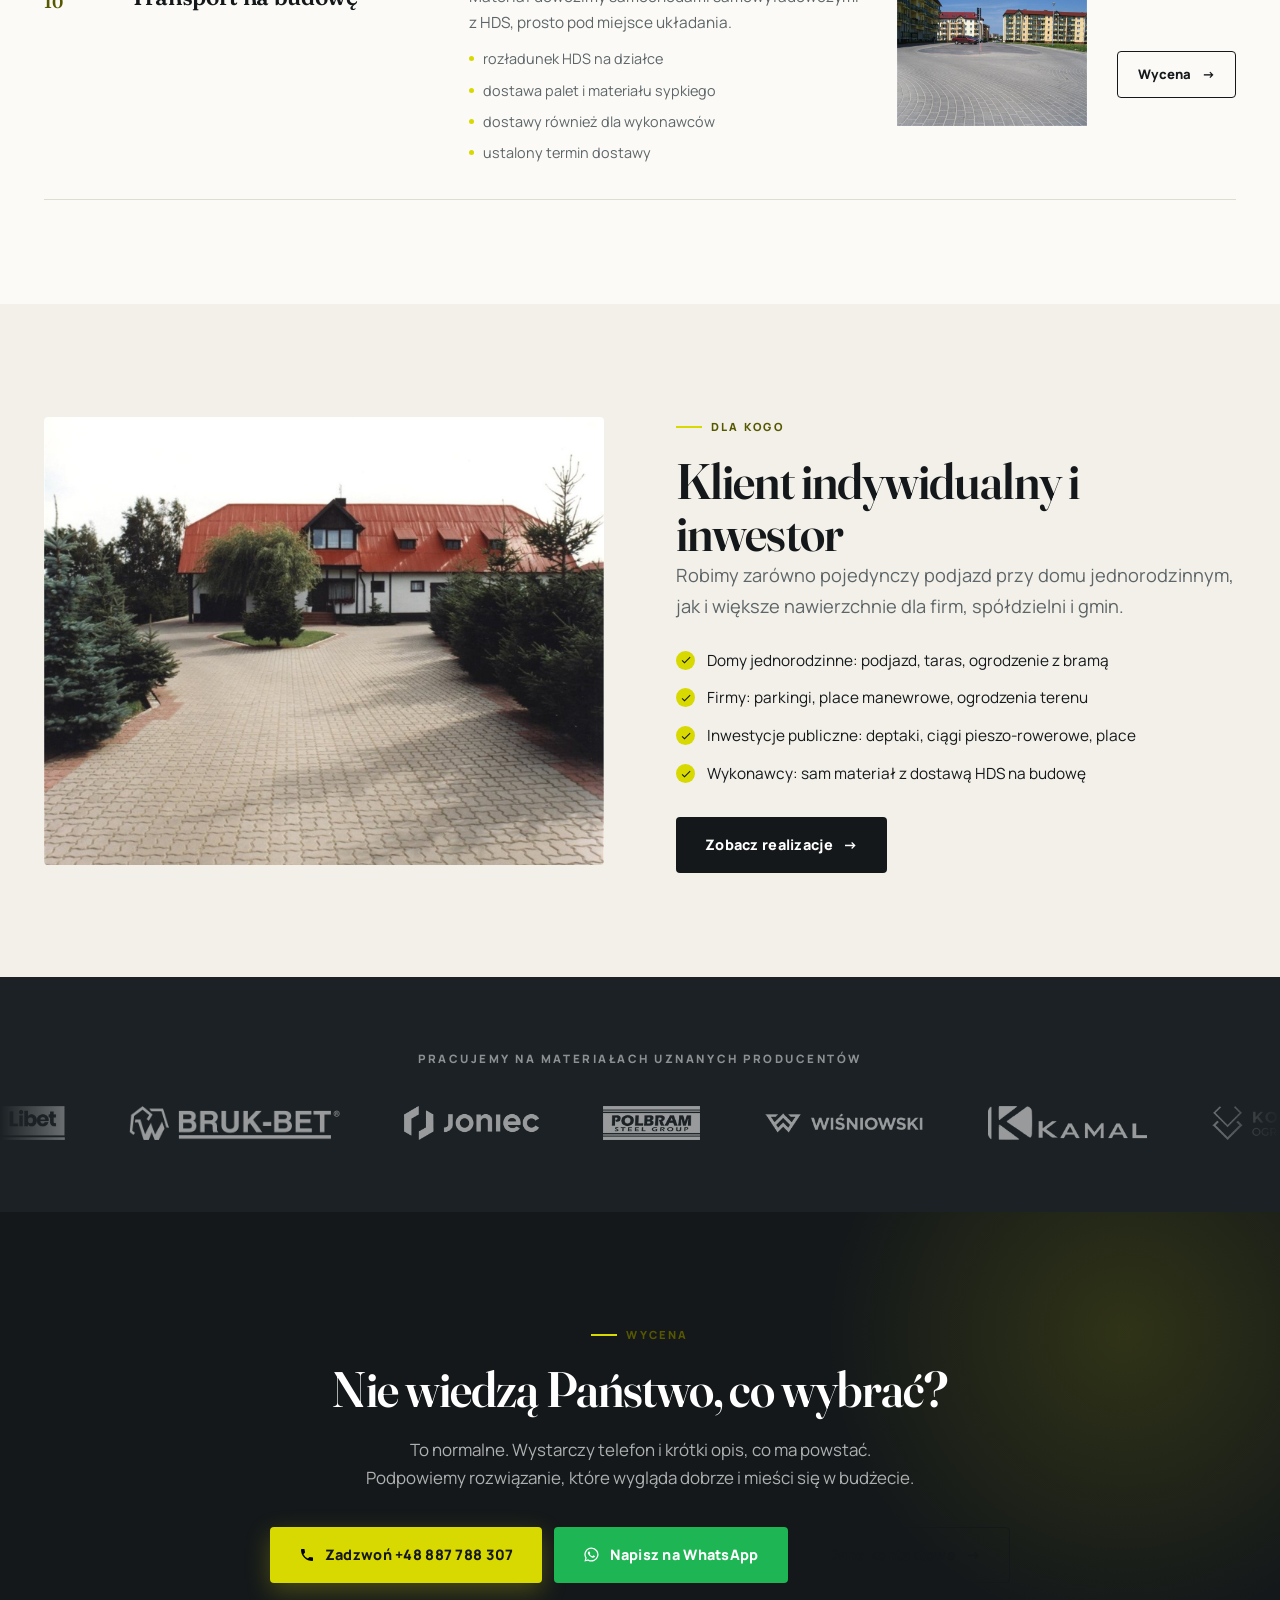
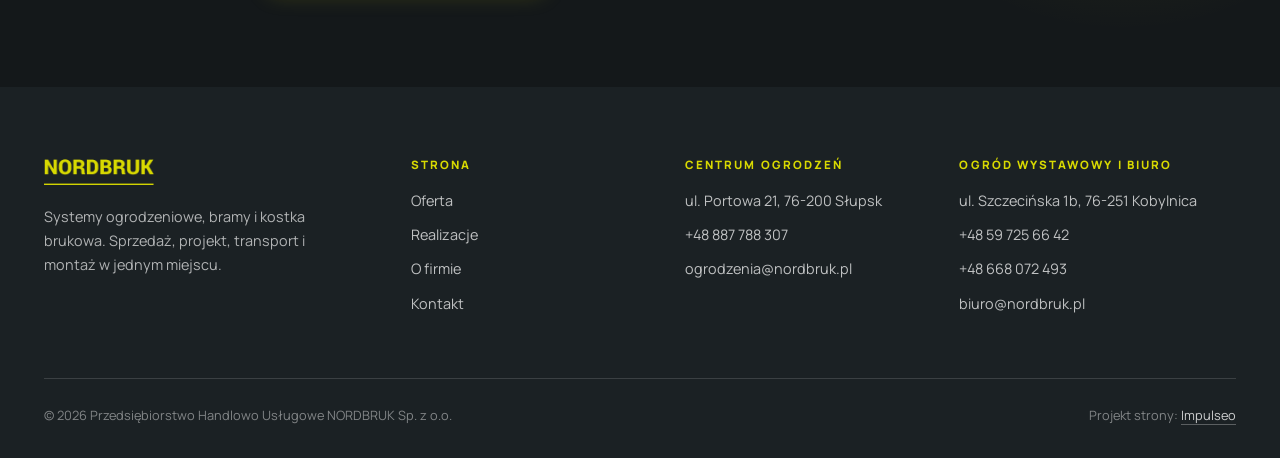
<file: oferta.html>
<!DOCTYPE html>
<html lang="pl">
<head>
<meta charset="UTF-8">
<meta name="viewport" content="width=device-width, initial-scale=1">
<title>Oferta - ogrodzenia, bramy i kostka brukowa | NORDBRUK Centrum Ogrodzeń</title>
<meta name="description" content="Ogrodzenia panelowe, betonowe, stalowe i aluminiowe, bramy z automatyką, kostka brukowa, płyty tarasowe, projekt, podbudowa, renowacja i transport HDS. Słupsk i Kobylnica.">
<meta name="theme-color" content="#14181A">
<meta property="og:title" content="Oferta - ogrodzenia, bramy i kostka brukowa | NORDBRUK Centrum Ogrodzeń">
<meta property="og:description" content="Ogrodzenia panelowe, betonowe, stalowe i aluminiowe, bramy z automatyką, kostka brukowa, płyty tarasowe, projekt, podbudowa, renowacja i transport HDS. Słupsk i Kobylnica.">
<meta property="og:type" content="website">
<meta property="og:image" content="img/hero.jpg">
<link rel="icon" href="img/logo.png">
<link rel="preconnect" href="https://fonts.googleapis.com">
<link rel="preconnect" href="https://fonts.gstatic.com" crossorigin>
<link href="https://fonts.googleapis.com/css2?family=Fraunces:opsz,wght@9..144,500;9..144,600;9..144,700&family=Manrope:wght@400;500;700;800&display=swap" rel="stylesheet">
<link rel="stylesheet" href="assets/styles.css">
</head>
<body>
<header class="nav">
  <div class="wrap nav-inner">
    <a class="brand" href="index.html"><img src="img/logo.png" alt="NORDBRUK Centrum Ogrodzeń"></a>
    <nav class="nav-links">
      <a href="oferta.html" class="is-active">Oferta</a><a href="realizacje.html">Realizacje</a><a href="o-nas.html">O firmie</a><a href="kontakt.html">Kontakt</a>
      <span class="nav-cta">
        <a class="nav-tel" href="tel:+48887788307"><svg width="16" height="16" viewBox="0 0 24 24" aria-hidden="true"><path d="M6.6 10.8a15.5 15.5 0 0 0 6.6 6.6l2.2-2.2a1 1 0 0 1 1-.24 11.4 11.4 0 0 0 3.6.58 1 1 0 0 1 1 1V20a1 1 0 0 1-1 1A17 17 0 0 1 3 4a1 1 0 0 1 1-1h3.5a1 1 0 0 1 1 1c0 1.25.2 2.46.58 3.6a1 1 0 0 1-.25 1l-2.23 2.2Z"/></svg> +48 887 788 307</a>
        <a class="btn btn-wa btn-sm" href="https://wa.me/48887788307" target="_blank" rel="noopener"><svg width="17" height="17" viewBox="0 0 24 24" fill="currentColor" aria-hidden="true"><path d="M12 2a10 10 0 0 0-8.6 15.1L2 22l5-1.3A10 10 0 1 0 12 2Zm0 18.2c-1.6 0-3.1-.4-4.4-1.2l-.3-.2-2.9.8.8-2.9-.2-.3A8.2 8.2 0 1 1 12 20.2Zm4.6-6.1c-.3-.1-1.5-.7-1.7-.8-.2-.1-.4-.1-.6.1l-.8 1c-.2.2-.3.2-.6.1a6.7 6.7 0 0 1-3.3-2.9c-.2-.4 .2-.4.6-1.2.1-.2 0-.4 0-.5l-.8-1.8c-.2-.5-.4-.4-.6-.4h-.5c-.2 0-.5.1-.7.3-.9.9-1.1 2-.4 3.4a10 10 0 0 0 4.6 4.4c1.9.8 2.6.7 3.3.6.5-.1 1.5-.6 1.7-1.2.2-.6.2-1.1.1-1.2 0-.1-.2-.2-.4-.3Z"/></svg> WhatsApp</a>
      </span>
    </nav>
    <button class="nav-toggle" aria-label="Menu"><span></span><span></span><span></span></button>
  </div>
</header>
<section class="pagehead">
  <div class="pagehead-bg"><img src="img/s-ogrodzenia.jpg" alt=""></div>
  <div class="wrap">
    <div class="crumbs"><a href="index.html">Strona główna</a><span>/</span><span>Oferta</span></div>
    <h1>Wszystko, co dzieje się między domem a ulicą</h1>
    <p>Ogrodzenie, brama, podjazd i taras. Sprzedajemy materiał, projektujemy układ i wykonujemy montaż. Można wziąć całość albo sam materiał z dowozem.</p>
  </div>
</section>

<section>
  <div class="wrap">
    <div class="head reveal">
      <span class="eyebrow">Pełny zakres</span>
      <h2>Oferta</h2>
      <p>Zakres, który realizujemy najczęściej. Stawek nie podajemy z góry, bo każda działka jest inna. Po telefonie usłyszą Państwo widełki, a po pomiarze konkretną kwotę.</p>
    </div>
    <div class="svc"><div class="svc-row reveal">
      <div class="svc-no">01</div>
      <div class="svc-name">Ogrodzenia panelowe</div>
      <div class="svc-desc">Nowoczesne, wytrzymałe i szybkie w montażu. Sprawdzają się wokół domów, firm i działek.<ul><li>panele przetłaczane i proste</li><li>słupki, obejmy i podmurówka systemowa</li><li>dopasowanie do spadku terenu</li><li>kolory z palety RAL</li></ul></div>
      <div class="svc-media"><img src="img/gal/t02.jpg" alt="Dom parterowy z ogrodzeniem panelowym i bramą wjazdową" loading="lazy"></div>
      <div class="svc-cta"><a class="btn btn-line btn-sm" href="tel:+48887788307">Wycena <span class="arr">&rarr;</span></a></div>
    </div><div class="svc-row reveal">
      <div class="svc-no">02</div>
      <div class="svc-name">Ogrodzenia betonowe</div>
      <div class="svc-desc">Solidne systemy z betonu architektonicznego. Dają prywatność i tłumią hałas od ulicy.<ul><li>bloczki łupane i gładkie</li><li>słupki, daszki i przykrycia</li><li>murki oporowe i palisady</li><li>kolorystyka pod elewację domu</li></ul></div>
      <div class="svc-media"><img src="img/gal/t05.jpg" alt="Ogrodzenie z betonowymi słupkami i poziomymi przęsłami" loading="lazy"></div>
      <div class="svc-cta"><a class="btn btn-line btn-sm" href="tel:+48887788307">Wycena <span class="arr">&rarr;</span></a></div>
    </div><div class="svc-row reveal">
      <div class="svc-no">03</div>
      <div class="svc-name">Ogrodzenia stalowe i aluminiowe</div>
      <div class="svc-desc">Przęsła poziome, pionowe i ażurowe. Stal ocynkowana i malowana proszkowo albo lekkie aluminium bez konserwacji.<ul><li>przęsła poziome i pionowe</li><li>wypełnienia ażurowe i pełne</li><li>malowanie proszkowe w kolorze</li><li>aluminium na lata bez malowania</li></ul></div>
      <div class="svc-media"><img src="img/gal/t01.jpg" alt="Przęsła poziome ze słupkami z bloczka piaskowego" loading="lazy"></div>
      <div class="svc-cta"><a class="btn btn-line btn-sm" href="tel:+48887788307">Wycena <span class="arr">&rarr;</span></a></div>
    </div><div class="svc-row reveal">
      <div class="svc-no">04</div>
      <div class="svc-name">Bramy, furtki i automatyka</div>
      <div class="svc-desc">Bramy wjazdowe przesuwne i skrzydłowe wraz z napędem, furtki i systemy sterowania.<ul><li>bramy przesuwne i skrzydłowe</li><li>napędy, piloty i fotokomórki</li><li>furtki dopasowane wzorem</li><li>skrzynki na listy i domofony</li></ul></div>
      <div class="svc-media"><img src="img/gal/t09.jpg" alt="Kuta brama i przęsło osadzone na murku z bloczka" loading="lazy"></div>
      <div class="svc-cta"><a class="btn btn-line btn-sm" href="tel:+48887788307">Wycena <span class="arr">&rarr;</span></a></div>
    </div><div class="svc-row reveal">
      <div class="svc-no">05</div>
      <div class="svc-name">Kostka brukowa</div>
      <div class="svc-desc">Podjazdy, tarasy, chodniki, place i parkingi. Od klasycznej kostki po płyty wielkoformatowe.<ul><li>podjazdy i miejsca postojowe</li><li>tarasy i chodniki</li><li>place i parkingi pod duży ruch</li><li>ścieżki ogrodowe i obrzeża</li></ul></div>
      <div class="svc-media"><img src="img/gal/t25.jpg" alt="Szeroki podjazd z kostki przed domem z garażem" loading="lazy"></div>
      <div class="svc-cta"><a class="btn btn-line btn-sm" href="tel:+48887788307">Wycena <span class="arr">&rarr;</span></a></div>
    </div><div class="svc-row reveal">
      <div class="svc-no">06</div>
      <div class="svc-name">Płyty tarasowe i wielkoformatowe</div>
      <div class="svc-desc">Duże formaty, gładkie powierzchnie i stonowana kolorystyka pod nowoczesną architekturę.<ul><li>płyty tarasowe i schodowe</li><li>stopnice i palisady</li><li>obrzeża i odwodnienia liniowe</li><li>układ na podsypce lub na wspornikach</li></ul></div>
      <div class="svc-media"><img src="img/gal/t22.jpg" alt="Taras z płyt wielkoformatowych przy elewacji" loading="lazy"></div>
      <div class="svc-cta"><a class="btn btn-line btn-sm" href="tel:+48887788307">Wycena <span class="arr">&rarr;</span></a></div>
    </div><div class="svc-row reveal">
      <div class="svc-no">07</div>
      <div class="svc-name">Projekt i dobór wzoru</div>
      <div class="svc-desc">Pomagamy wybrać wzór, kolorystykę i rodzaj kostki. Pracujemy z Państwem na każdym etapie realizacji.<ul><li>wizualizacja układu nawierzchni</li><li>dobór koloru do elewacji i dachu</li><li>plan zagospodarowania działki</li><li>kosztorys materiału</li></ul></div>
      <div class="svc-media"><img src="img/gal/t20.jpg" alt="Nawierzchnia z falistymi pasami w dwóch kolorach kostki" loading="lazy"></div>
      <div class="svc-cta"><a class="btn btn-line btn-sm" href="tel:+48887788307">Wycena <span class="arr">&rarr;</span></a></div>
    </div><div class="svc-row reveal">
      <div class="svc-no">08</div>
      <div class="svc-name">Przygotowanie podłoża</div>
      <div class="svc-desc">Wyrównanie terenu, zagęszczenie gruntu i przygotowanie podbudowy. Etap, na którym nie warto oszczędzać.<ul><li>niwelacja i korytowanie</li><li>zagęszczenie i warstwy nośne</li><li>odwodnienie nawierzchni</li><li>krawężniki i obrzeża</li></ul></div>
      <div class="svc-media"><img src="img/gal/t24.jpg" alt="Ścieżka przy domu z odwodnieniem liniowym" loading="lazy"></div>
      <div class="svc-cta"><a class="btn btn-line btn-sm" href="tel:+48887788307">Wycena <span class="arr">&rarr;</span></a></div>
    </div><div class="svc-row reveal">
      <div class="svc-no">09</div>
      <div class="svc-name">Renowacja i naprawy</div>
      <div class="svc-desc">Odnawiamy i naprawiamy istniejące nawierzchnie brukowe, żeby wyglądały jak nowe.<ul><li>przekładka zapadniętej kostki</li><li>wymiana uszkodzonych elementów</li><li>uzupełnienie fug i piasku</li><li>czyszczenie i impregnacja</li></ul></div>
      <div class="svc-media"><img src="img/gal/t27.jpg" alt="Plac z kostki z rabatą pośrodku po deszczu" loading="lazy"></div>
      <div class="svc-cta"><a class="btn btn-line btn-sm" href="tel:+48887788307">Wycena <span class="arr">&rarr;</span></a></div>
    </div><div class="svc-row reveal">
      <div class="svc-no">10</div>
      <div class="svc-name">Transport na budowę</div>
      <div class="svc-desc">Materiał dowozimy samochodami samowyładowczymi z HDS, prosto pod miejsce układania.<ul><li>rozładunek HDS na działce</li><li>dostawa palet i materiału sypkiego</li><li>dostawy również dla wykonawców</li><li>ustalony termin dostawy</li></ul></div>
      <div class="svc-media"><img src="img/gal/t36.jpg" alt="Droga osiedlowa i parking przy blokach" loading="lazy"></div>
      <div class="svc-cta"><a class="btn btn-line btn-sm" href="tel:+48887788307">Wycena <span class="arr">&rarr;</span></a></div>
    </div></div>
  </div>
</section>

<section class="tinted">
  <div class="wrap">
    <div class="split">
      <div class="split-media reveal">
        <img src="img/s-kostka.jpg" alt="Podjazd z kostki prowadzący do domu" loading="lazy">
      </div>
      <div class="reveal">
        <span class="eyebrow">Dla kogo</span>
        <h2>Klient indywidualny i inwestor</h2>
        <p class="lead">Robimy zarówno pojedynczy podjazd przy domu jednorodzinnym, jak i większe nawierzchnie
        dla firm, spółdzielni i gmin.</p>
        <ul class="ticks">
          <li>Domy jednorodzinne: podjazd, taras, ogrodzenie z bramą</li>
          <li>Firmy: parkingi, place manewrowe, ogrodzenia terenu</li>
          <li>Inwestycje publiczne: deptaki, ciągi pieszo-rowerowe, place</li>
          <li>Wykonawcy: sam materiał z dostawą HDS na budowę</li>
        </ul>
        <div style="margin-top:30px"><a class="btn btn-ink" href="realizacje.html">Zobacz realizacje <span class="arr">&rarr;</span></a></div>
      </div>
    </div>
  </div>
</section>

<section class="marks">
  <div class="wrap"><div class="marks-t">Pracujemy na materiałach uznanych producentów</div></div>
  <div class="marquee"><div class="marquee-t"><img src="img/marki/libet.png" alt="Libet" loading="lazy"><img src="img/marki/brukbet.png" alt="Bruk-Bet" loading="lazy"><img src="img/marki/joniec.png" alt="Joniec" loading="lazy"><img src="img/marki/polbram.png" alt="Polbram" loading="lazy"><img src="img/marki/wisniowski.png" alt="Wiśniowski" loading="lazy"><img src="img/marki/kamal.png" alt="Kamal" loading="lazy"><img src="img/marki/konekt.png" alt="Konekt Ogrodzenia" loading="lazy"><img src="img/marki/kostbet.png" alt="Kost-Bet" loading="lazy"><img src="img/marki/styrobud.png" alt="Styrobud" loading="lazy"><img src="img/marki/drogbruk.png" alt="Drogbruk" loading="lazy"><img src="img/marki/pozbruk.png" alt="Pozbruk" loading="lazy"></div><div class="marquee-t" aria-hidden="true"><img src="img/marki/libet.png" alt="Libet" loading="lazy"><img src="img/marki/brukbet.png" alt="Bruk-Bet" loading="lazy"><img src="img/marki/joniec.png" alt="Joniec" loading="lazy"><img src="img/marki/polbram.png" alt="Polbram" loading="lazy"><img src="img/marki/wisniowski.png" alt="Wiśniowski" loading="lazy"><img src="img/marki/kamal.png" alt="Kamal" loading="lazy"><img src="img/marki/konekt.png" alt="Konekt Ogrodzenia" loading="lazy"><img src="img/marki/kostbet.png" alt="Kost-Bet" loading="lazy"><img src="img/marki/styrobud.png" alt="Styrobud" loading="lazy"><img src="img/marki/drogbruk.png" alt="Drogbruk" loading="lazy"><img src="img/marki/pozbruk.png" alt="Pozbruk" loading="lazy"></div></div>
</section>

<section class="cta-final">
  <div class="wrap">
    <div class="reveal">
      <span class="eyebrow">Wycena</span>
      <h2>Nie wiedzą Państwo, co wybrać?</h2>
      <p>To normalne. Wystarczy telefon i krótki opis, co ma powstać. Podpowiemy rozwiązanie, które wygląda dobrze i mieści się w budżecie.</p>
      <div class="cta-act">
        <a class="btn btn-lime" href="tel:+48887788307"><svg width="16" height="16" viewBox="0 0 24 24" aria-hidden="true"><path d="M6.6 10.8a15.5 15.5 0 0 0 6.6 6.6l2.2-2.2a1 1 0 0 1 1-.24 11.4 11.4 0 0 0 3.6.58 1 1 0 0 1 1 1V20a1 1 0 0 1-1 1A17 17 0 0 1 3 4a1 1 0 0 1 1-1h3.5a1 1 0 0 1 1 1c0 1.25.2 2.46.58 3.6a1 1 0 0 1-.25 1l-2.23 2.2Z"/></svg> Zadzwoń +48 887 788 307</a>
        <a class="btn btn-wa" href="https://wa.me/48887788307" target="_blank" rel="noopener"><svg width="17" height="17" viewBox="0 0 24 24" fill="currentColor" aria-hidden="true"><path d="M12 2a10 10 0 0 0-8.6 15.1L2 22l5-1.3A10 10 0 1 0 12 2Zm0 18.2c-1.6 0-3.1-.4-4.4-1.2l-.3-.2-2.9.8.8-2.9-.2-.3A8.2 8.2 0 1 1 12 20.2Zm4.6-6.1c-.3-.1-1.5-.7-1.7-.8-.2-.1-.4-.1-.6.1l-.8 1c-.2.2-.3.2-.6.1a6.7 6.7 0 0 1-3.3-2.9c-.2-.4 .2-.4.6-1.2.1-.2 0-.4 0-.5l-.8-1.8c-.2-.5-.4-.4-.6-.4h-.5c-.2 0-.5.1-.7.3-.9.9-1.1 2-.4 3.4a10 10 0 0 0 4.6 4.4c1.9.8 2.6.7 3.3.6.5-.1 1.5-.6 1.7-1.2.2-.6.2-1.1.1-1.2 0-.1-.2-.2-.4-.3Z"/></svg> Napisz na WhatsApp</a>
        <a class="btn btn-line" href="kontakt.html">Dane kontaktowe <span class="arr">&rarr;</span></a>
      </div>
    </div>
  </div>
</section>
<footer>
  <div class="wrap">
    <div class="foot-grid">
      <div class="foot-brand">
        <img src="img/logo.png" alt="NORDBRUK Centrum Ogrodzeń">
        <p>Systemy ogrodzeniowe, bramy i kostka brukowa. Sprzedaż, projekt, transport i montaż w jednym miejscu.</p>
      </div>
      <div class="foot-col">
        <h4>Strona</h4>
        <a href="oferta.html">Oferta</a><a href="realizacje.html">Realizacje</a><a href="o-nas.html">O firmie</a><a href="kontakt.html">Kontakt</a>
      </div>
      <div class="foot-col">
        <h4>Centrum Ogrodzeń</h4>
        <p>ul. Portowa 21, 76-200 Słupsk</p>
        <a href="tel:+48887788307">+48 887 788 307</a>
        <a href="mailto:ogrodzenia@nordbruk.pl">ogrodzenia@nordbruk.pl</a>
      </div>
      <div class="foot-col">
        <h4>Ogród wystawowy i biuro</h4>
        <p>ul. Szczecińska 1b, 76-251 Kobylnica</p>
        <a href="tel:+48597256642">+48 59 725 66 42</a>
        <a href="tel:+48668072493">+48 668 072 493</a>
        <a href="mailto:biuro@nordbruk.pl">biuro@nordbruk.pl</a>
      </div>
    </div>
    <div class="foot-bot">
      <span>&copy; <span data-year>2026</span> Przedsiębiorstwo Handlowo Usługowe NORDBRUK Sp. z o.o.</span>
      <span>Projekt strony: <a class="foot-credit" href="https://impulseo.pl" target="_blank" rel="noopener">Impulseo</a></span>
    </div>
  </div>
</footer>
<div class="sticky-bar">
  <a class="s-tel" href="tel:+48887788307"><svg width="16" height="16" viewBox="0 0 24 24" aria-hidden="true"><path d="M6.6 10.8a15.5 15.5 0 0 0 6.6 6.6l2.2-2.2a1 1 0 0 1 1-.24 11.4 11.4 0 0 0 3.6.58 1 1 0 0 1 1 1V20a1 1 0 0 1-1 1A17 17 0 0 1 3 4a1 1 0 0 1 1-1h3.5a1 1 0 0 1 1 1c0 1.25.2 2.46.58 3.6a1 1 0 0 1-.25 1l-2.23 2.2Z"/></svg> Zadzwoń</a>
  <a class="s-wa" href="https://wa.me/48887788307" target="_blank" rel="noopener"><svg width="17" height="17" viewBox="0 0 24 24" fill="currentColor" aria-hidden="true"><path d="M12 2a10 10 0 0 0-8.6 15.1L2 22l5-1.3A10 10 0 1 0 12 2Zm0 18.2c-1.6 0-3.1-.4-4.4-1.2l-.3-.2-2.9.8.8-2.9-.2-.3A8.2 8.2 0 1 1 12 20.2Zm4.6-6.1c-.3-.1-1.5-.7-1.7-.8-.2-.1-.4-.1-.6.1l-.8 1c-.2.2-.3.2-.6.1a6.7 6.7 0 0 1-3.3-2.9c-.2-.4 .2-.4.6-1.2.1-.2 0-.4 0-.5l-.8-1.8c-.2-.5-.4-.4-.6-.4h-.5c-.2 0-.5.1-.7.3-.9.9-1.1 2-.4 3.4a10 10 0 0 0 4.6 4.4c1.9.8 2.6.7 3.3.6.5-.1 1.5-.6 1.7-1.2.2-.6.2-1.1.1-1.2 0-.1-.2-.2-.4-.3Z"/></svg> WhatsApp</a>
</div>
<script src="assets/main.js"></script>
</body>
</html>
</file>
<file: assets/styles.css>
/* NORDBRUK Centrum Ogrodzeń - projekt indywidualny
   Kolor marki: limonka #D8D901 (z logotypu firmy) na graficie. */

:root{
  --ink:#14181A;
  --ink-2:#1B2124;
  --ink-3:#242C30;
  --paper:#FBFAF6;
  --paper-2:#F2F0E8;
  --paper-3:#E9E6DB;
  --line:#E0DCD0;
  --line-d:rgba(255,255,255,.14);
  --lime:#D8D901;
  --olive:#565800;
  --txt:#14181A;
  --muted:#5D6568;
  --muted-d:rgba(255,255,255,.66);
  --wrap:1240px;
  --r:4px;
  --sh:0 18px 50px rgba(20,24,26,.14);
  --ease:cubic-bezier(.22,.61,.36,1);
  --s4:36px; --s5:52px; --s6:72px; --s7:104px;
}

*,*::before,*::after{box-sizing:border-box}
html{scroll-behavior:smooth;-webkit-text-size-adjust:100%}
body{
  margin:0;background:var(--paper);color:var(--txt);
  font-family:'Manrope',system-ui,-apple-system,'Segoe UI',sans-serif;
  font-size:17px;line-height:1.68;font-weight:400;
  -webkit-font-smoothing:antialiased;overflow-x:hidden;
}
img{max-width:100%;display:block}
a{color:inherit;text-decoration:none}
button{font:inherit;color:inherit}

h1,h2,h3,h4{
  font-family:'Fraunces','Georgia',serif;
  font-weight:600;line-height:1.06;letter-spacing:-.018em;
  font-variation-settings:'SOFT' 0,'WONK' 0,'opsz' 96;
  margin:0;
}
h1{font-size:clamp(2.5rem,6.2vw,4.6rem)}
h2{font-size:clamp(1.95rem,3.9vw,3.15rem)}
h3{font-size:clamp(1.15rem,1.7vw,1.42rem);line-height:1.22}
p{margin:0 0 1em}
p:last-child{margin-bottom:0}

.wrap{max-width:var(--wrap);margin:0 auto;padding:0 24px}
section{padding:var(--s7) 0}
.dark{background:var(--ink);color:#fff}
.dark h1,.dark h2,.dark h3{color:#fff}
.dark p{color:var(--muted-d)}
.tinted{background:var(--paper-2)}

/* --- naglowki sekcji --- */
.eyebrow{
  display:inline-flex;align-items:center;gap:9px;
  font-size:.7rem;font-weight:800;letter-spacing:.2em;text-transform:uppercase;
  color:var(--olive);margin-bottom:18px;
}
.eyebrow::before{content:"";width:26px;height:2px;background:var(--lime);display:block}
.dark .eyebrow{color:var(--lime)}
.head{max-width:660px;margin-bottom:var(--s5)}
.head.center{margin-left:auto;margin-right:auto;text-align:center}
.head.center .eyebrow::before{display:none}
.head p{color:var(--muted);font-size:1.06rem;margin-top:18px}
.dark .head p{color:var(--muted-d)}
.lead{font-size:1.14rem;color:var(--muted)}

/* --- przyciski --- */
.btn{
  display:inline-flex;align-items:center;justify-content:center;gap:10px;
  padding:15px 28px;border-radius:var(--r);border:1.5px solid transparent;
  font-weight:800;font-size:.9rem;letter-spacing:.02em;cursor:pointer;
  transition:transform .25s var(--ease),background .25s,color .25s,border-color .25s,box-shadow .25s;
  white-space:nowrap;
}
.btn:hover{transform:translateY(-2px)}
.btn .arr{transition:transform .25s var(--ease)}
.btn:hover .arr{transform:translateX(4px)}
.btn-lime{background:var(--lime);color:var(--ink);box-shadow:0 8px 24px rgba(216,217,1,.28)}
.btn-lime:hover{background:#E5E600;box-shadow:0 12px 30px rgba(216,217,1,.4)}
.btn-ink{background:var(--ink);color:#fff}
.btn-ink:hover{background:var(--ink-3)}
.btn-line{border-color:var(--ink);color:var(--ink)}
.btn-line:hover{background:var(--ink);color:#fff}
.dark .btn-line,.on-photo .btn-line{border-color:rgba(255,255,255,.4);color:#fff}
.dark .btn-line:hover,.on-photo .btn-line:hover{background:#fff;color:var(--ink);border-color:#fff}
.btn-wa{background:#1EB554;color:#fff}
.btn-wa:hover{background:#25D366;color:#0B2418}
.btn-sm{padding:11px 20px;font-size:.82rem}

.link-arr{
  display:inline-flex;align-items:center;gap:9px;font-weight:800;font-size:.88rem;
  letter-spacing:.02em;border-bottom:2px solid var(--lime);padding-bottom:3px;
  transition:gap .25s var(--ease);
}
.link-arr:hover{gap:15px}

/* ================= NAV ================= */
.nav{
  position:fixed;top:0;left:0;right:0;z-index:120;
  transition:background .35s var(--ease),box-shadow .35s,border-color .35s;
  border-bottom:1px solid transparent;
}
.nav-inner{display:flex;align-items:center;gap:28px;height:82px;transition:height .3s var(--ease)}
.nav.solid{background:rgba(20,24,26,.96);backdrop-filter:blur(14px) saturate(1.4);border-bottom-color:var(--line-d)}
.nav.solid .nav-inner{height:70px}
.brand{display:flex;align-items:center;flex-shrink:0}
.brand img{height:26px;width:auto}
.nav-links{display:flex;align-items:center;gap:30px;margin-left:auto}
.nav-links>a{
  color:rgba(255,255,255,.86);font-size:.87rem;font-weight:700;letter-spacing:.01em;
  position:relative;padding:6px 0;transition:color .2s;
}
.nav-links>a::after{
  content:"";position:absolute;left:0;bottom:0;height:2px;width:0;background:var(--lime);
  transition:width .3s var(--ease);
}
.nav-links>a:hover{color:#fff}
.nav-links>a:hover::after,.nav-links>a.is-active::after{width:100%}
.nav-links>a.is-active{color:#fff}
.nav-cta{display:flex;align-items:center;gap:10px;margin-left:8px}
.nav-tel{
  display:inline-flex;align-items:center;gap:8px;color:#fff;font-weight:800;font-size:.87rem;
  padding:10px 16px;border:1.5px solid rgba(255,255,255,.24);border-radius:var(--r);
  transition:border-color .25s,background .25s;
}
.nav-tel:hover{border-color:var(--lime);background:rgba(216,217,1,.1)}
.nav-tel svg{fill:var(--lime);flex-shrink:0}
.nav-toggle{
  display:none;width:44px;height:44px;background:none;border:1px solid rgba(255,255,255,.25);
  border-radius:var(--r);cursor:pointer;flex-direction:column;justify-content:center;
  align-items:center;gap:5px;margin-left:auto;
}
.nav-toggle span{display:block;width:19px;height:2px;background:#fff;transition:transform .3s var(--ease),opacity .2s}
.nav.open .nav-toggle span:nth-child(1){transform:translateY(7px) rotate(45deg)}
.nav.open .nav-toggle span:nth-child(2){opacity:0}
.nav.open .nav-toggle span:nth-child(3){transform:translateY(-7px) rotate(-45deg)}

/* ================= HERO ================= */
.hero{
  position:relative;min-height:100svh;max-height:1080px;
  display:flex;flex-direction:column;justify-content:flex-end;
  overflow:hidden;background:var(--ink);
}
.hero-bg{position:absolute;inset:0}
.hero-bg img{
  width:100%;height:100%;object-fit:cover;object-position:center 42%;
  animation:heroZoom 22s var(--ease) forwards;
}
@keyframes heroZoom{from{transform:scale(1.1)}to{transform:scale(1)}}
.hero-bg::after{
  content:"";position:absolute;inset:0;
  background:linear-gradient(105deg,rgba(14,17,19,.94) 0%,rgba(14,17,19,.82) 34%,rgba(14,17,19,.34) 66%,rgba(14,17,19,.55) 100%);
}
.hero-in{position:relative;z-index:2;width:100%;padding:150px 0 0;margin-top:auto}
.hero-txt{max-width:730px}
.hero-kick{
  display:inline-flex;align-items:center;gap:10px;color:var(--lime);
  font-size:.72rem;font-weight:800;letter-spacing:.22em;text-transform:uppercase;margin-bottom:26px;
}
.hero-kick i{width:7px;height:7px;background:var(--lime);border-radius:50%;display:block;
  box-shadow:0 0 0 0 rgba(216,217,1,.7);animation:pulse 2.6s infinite}
@keyframes pulse{70%{box-shadow:0 0 0 12px rgba(216,217,1,0)}100%{box-shadow:0 0 0 0 rgba(216,217,1,0)}}
.hero h1{color:#fff;margin-bottom:26px}
.hero h1 em{font-style:normal;color:var(--lime)}
.hero-lead{color:rgba(255,255,255,.82);font-size:clamp(1.02rem,1.5vw,1.2rem);max-width:560px;margin-bottom:36px}
.hero-act{display:flex;flex-wrap:wrap;gap:12px;align-items:center}
.hero-note{
  display:flex;align-items:center;gap:8px;color:rgba(255,255,255,.62);font-size:.83rem;
  font-weight:600;margin-top:22px;
}
.hero-note svg{fill:var(--lime);flex-shrink:0}
.hero-bar{
  position:relative;z-index:2;margin-top:var(--s6);
  border-top:1px solid rgba(255,255,255,.16);background:rgba(12,15,17,.5);backdrop-filter:blur(8px);
}
.hero-bar .wrap{display:grid;grid-template-columns:1fr 1fr;gap:0}
.hb-item{padding:24px 0;display:flex;gap:16px;align-items:flex-start}
.hb-item+.hb-item{padding-left:36px;border-left:1px solid rgba(255,255,255,.16)}
.hb-item svg{fill:var(--lime);flex-shrink:0;margin-top:4px}
.hb-item .t{color:#fff;font-weight:800;font-size:.9rem;letter-spacing:.01em}
.hb-item .s{color:rgba(255,255,255,.62);font-size:.85rem;margin-top:2px}
.scroll-hint{
  position:absolute;bottom:140px;right:26px;z-index:3;color:rgba(255,255,255,.5);
  font-size:.68rem;letter-spacing:.2em;text-transform:uppercase;font-weight:700;
  writing-mode:vertical-rl;display:flex;align-items:center;gap:12px;
}
.scroll-hint::after{content:"";width:1px;height:52px;background:linear-gradient(rgba(216,217,1,.9),transparent);
  animation:scr 2.4s var(--ease) infinite}
@keyframes scr{0%{transform:scaleY(0);transform-origin:top}50%{transform:scaleY(1);transform-origin:top}
  51%{transform:scaleY(1);transform-origin:bottom}100%{transform:scaleY(0);transform-origin:bottom}}

/* naglowek podstron */
.pagehead{position:relative;background:var(--ink);padding:170px 0 var(--s6);overflow:hidden}
.pagehead-bg{position:absolute;inset:0;opacity:.34}
.pagehead-bg img{width:100%;height:100%;object-fit:cover;object-position:center 45%}
.pagehead::after{content:"";position:absolute;inset:0;
  background:linear-gradient(180deg,rgba(14,17,19,.9),rgba(14,17,19,.6) 60%,rgba(14,17,19,.95))}
.pagehead .wrap{position:relative;z-index:2}
.pagehead h1{color:#fff;max-width:16ch;font-size:clamp(2.2rem,5vw,3.7rem)}
.pagehead p{color:rgba(255,255,255,.75);max-width:56ch;margin-top:20px;font-size:1.06rem}
.crumbs{display:flex;gap:10px;align-items:center;color:rgba(255,255,255,.5);font-size:.78rem;
  font-weight:700;letter-spacing:.06em;margin-bottom:20px}
.crumbs a:hover{color:var(--lime)}

/* ================= WARTOSCI ================= */
.values{border-bottom:1px solid var(--line)}
.values-grid{display:grid;grid-template-columns:repeat(4,1fr);gap:1px;background:var(--line)}
.value{background:var(--paper);padding:38px 30px 34px;transition:background .3s}
.value:hover{background:var(--paper-2)}
.value .ic{width:38px;height:38px;object-fit:contain;margin-bottom:18px;filter:brightness(.68) saturate(1.7)}
.value h3{font-size:1.05rem;margin-bottom:8px}
.value p{font-size:.9rem;color:var(--muted);line-height:1.6}

/* ================= SPLIT ================= */
.split{display:grid;grid-template-columns:1fr 1fr;gap:var(--s6);align-items:center}
.split-media{position:relative}
.split-media img{width:100%;aspect-ratio:4/3.2;object-fit:cover;border-radius:var(--r)}
.split-media .badge{
  position:absolute;left:-26px;bottom:-26px;background:var(--lime);color:var(--ink);
  padding:26px 30px;border-radius:var(--r);max-width:250px;box-shadow:var(--sh);
}
.split-media .badge .n{font-family:'Fraunces',serif;font-size:2.6rem;line-height:1;font-weight:600;display:block}
.split-media .badge .l{font-size:.82rem;font-weight:800;line-height:1.35;margin-top:8px;display:block}
.quote{
  border-left:3px solid var(--lime);padding:4px 0 4px 22px;margin:28px 0;
  font-family:'Fraunces',serif;font-size:1.24rem;line-height:1.42;letter-spacing:-.01em;
}
.facts{display:grid;grid-template-columns:repeat(3,1fr);gap:26px;margin-top:38px;padding-top:32px;border-top:1px solid var(--line)}
.fact .n{font-family:'Fraunces',serif;font-size:2.15rem;line-height:1;font-weight:600;letter-spacing:-.02em}
.fact .l{font-size:.8rem;color:var(--muted);font-weight:700;margin-top:8px;line-height:1.4}
.dark .facts{border-top-color:var(--line-d)}
.dark .fact .l{color:var(--muted-d)}
.ticks{list-style:none;margin:26px 0 0;padding:0;display:grid;gap:12px}
.ticks li{display:flex;gap:12px;align-items:flex-start;font-size:.96rem}
.ticks li::before{
  content:"";width:19px;height:19px;flex-shrink:0;margin-top:3px;border-radius:50%;
  background:var(--lime) url("data:image/svg+xml,%3Csvg xmlns='http://www.w3.org/2000/svg' viewBox='0 0 24 24' fill='%2314181A'%3E%3Cpath d='M9 16.2 4.8 12l-1.4 1.4L9 19 21 7l-1.4-1.4z'/%3E%3C/svg%3E") center/12px no-repeat;
}

/* ================= KARTY ================= */
.cards{display:grid;grid-template-columns:repeat(2,1fr);gap:26px}
.card{
  position:relative;overflow:hidden;border-radius:var(--r);background:var(--ink);
  display:block;min-height:400px;isolation:isolate;
}
.card img{
  position:absolute;inset:0;width:100%;height:100%;object-fit:cover;z-index:0;
  transition:transform .8s var(--ease);
}
.card::after{
  content:"";position:absolute;inset:0;z-index:1;
  background:linear-gradient(180deg,rgba(14,17,19,.12) 0%,rgba(14,17,19,.5) 48%,rgba(14,17,19,.94) 100%);
}
.card:hover img{transform:scale(1.06)}
.card-in{position:relative;z-index:2;height:100%;display:flex;flex-direction:column;justify-content:flex-end;padding:34px}
.card-no{font-size:.7rem;font-weight:800;letter-spacing:.2em;color:var(--lime);margin-bottom:14px}
.card h3{color:#fff;font-size:1.55rem;margin-bottom:10px}
.card p{color:rgba(255,255,255,.76);font-size:.94rem;margin-bottom:18px;max-width:46ch}
.card .go{
  display:inline-flex;align-items:center;gap:10px;color:var(--lime);font-weight:800;font-size:.84rem;
  transition:gap .25s var(--ease);
}
.card:hover .go{gap:16px}
.card-tags{display:flex;flex-wrap:wrap;gap:7px;margin-bottom:16px}
.card-tags span{
  font-size:.72rem;font-weight:700;color:rgba(255,255,255,.82);
  border:1px solid rgba(255,255,255,.26);border-radius:100px;padding:4px 11px;
}

/* ================= GALERIA ================= */
.bento{display:grid;grid-template-columns:repeat(4,1fr);grid-auto-rows:210px;gap:14px}
.bento .cell{position:relative;overflow:hidden;border-radius:var(--r);background:var(--paper-3);cursor:zoom-in}
.bento .cell img{width:100%;height:100%;object-fit:cover;transition:transform .7s var(--ease)}
.bento .cell:hover img{transform:scale(1.05)}
.bento .cell::after{
  content:"";position:absolute;inset:0;background:linear-gradient(180deg,transparent 55%,rgba(14,17,19,.8));
  opacity:0;transition:opacity .35s;
}
.bento .cell:hover::after{opacity:1}
.bento .cap{
  position:absolute;left:18px;right:18px;bottom:16px;color:#fff;font-size:.82rem;font-weight:700;
  z-index:2;opacity:0;transform:translateY(8px);transition:opacity .35s,transform .35s var(--ease);
}
.bento .cell:hover .cap{opacity:1;transform:none}
.b-2x2{grid-column:span 2;grid-row:span 2}
.b-2x1{grid-column:span 2}
.b-1x2{grid-row:span 2}

.filters{display:flex;flex-wrap:wrap;gap:10px;margin-bottom:var(--s4)}
.filters button{
  background:none;border:1.5px solid var(--line);border-radius:100px;padding:10px 20px;
  font-size:.83rem;font-weight:800;cursor:pointer;transition:all .25s var(--ease);color:var(--muted);
}
.filters button:hover{border-color:var(--ink);color:var(--ink)}
.filters button.on{background:var(--ink);border-color:var(--ink);color:#fff}
.filters button.on::after{content:"";display:inline-block;width:6px;height:6px;background:var(--lime);
  border-radius:50%;margin-left:9px;vertical-align:middle}
.masonry{columns:3;column-gap:16px}
.masonry .cell{
  break-inside:avoid;margin-bottom:16px;position:relative;overflow:hidden;border-radius:var(--r);
  background:var(--paper-3);cursor:zoom-in;display:block;
}
.masonry .cell img{width:100%;height:auto;transition:transform .7s var(--ease)}
.masonry .cell:hover img{transform:scale(1.04)}
.masonry .cell::after{
  content:"";position:absolute;inset:0;background:linear-gradient(180deg,transparent 58%,rgba(14,17,19,.82));
  opacity:0;transition:opacity .35s;
}
.masonry .cell:hover::after{opacity:1}
.masonry .cap{
  position:absolute;left:16px;right:16px;bottom:14px;color:#fff;font-size:.8rem;font-weight:700;z-index:2;
  opacity:0;transform:translateY(8px);transition:opacity .35s,transform .35s var(--ease);
}
.masonry .cell:hover .cap{opacity:1;transform:none}
.masonry .cell.hide{display:none}
.gal-count{font-size:.85rem;color:var(--muted);font-weight:700;margin-bottom:18px}

/* lightbox */
.lb{
  position:fixed;inset:0;z-index:300;background:rgba(10,12,13,.96);display:none;
  align-items:center;justify-content:center;padding:48px 24px;
}
.lb.on{display:flex;animation:fade .3s var(--ease)}
@keyframes fade{from{opacity:0}to{opacity:1}}
.lb img{max-width:min(1200px,92vw);max-height:82vh;object-fit:contain;border-radius:var(--r)}
.lb-cap{position:absolute;bottom:26px;left:0;right:0;text-align:center;color:rgba(255,255,255,.8);
  font-size:.88rem;font-weight:600;padding:0 24px}
.lb-x,.lb-p,.lb-n{
  position:absolute;background:rgba(255,255,255,.1);border:1px solid rgba(255,255,255,.18);
  width:48px;height:48px;border-radius:50%;cursor:pointer;color:#fff;display:flex;
  align-items:center;justify-content:center;transition:background .25s;
}
.lb-x:hover,.lb-p:hover,.lb-n:hover{background:var(--lime);color:var(--ink);border-color:var(--lime)}
.lb-x{top:22px;right:22px;font-size:1.3rem}
.lb-p{left:22px;top:50%;transform:translateY(-50%)}
.lb-n{right:22px;top:50%;transform:translateY(-50%)}

/* ================= PRZESTRZEN PUBLICZNA ================= */
.public-wrap{display:grid;grid-template-columns:1.05fr .95fr;gap:var(--s6);align-items:center}
.public-media{position:relative;border-radius:var(--r);overflow:hidden}
.public-media img{width:100%;aspect-ratio:4/3;object-fit:cover}
.chips{display:flex;flex-wrap:wrap;gap:9px;margin-top:28px}
.chips span{
  font-size:.79rem;font-weight:700;border:1px solid var(--line-d);border-radius:100px;
  padding:7px 15px;color:rgba(255,255,255,.85);
}

/* ================= OGRODY WYSTAWOWE ================= */
.places{display:grid;grid-template-columns:1fr 1fr;gap:26px}
.place{
  border:1px solid var(--line);border-radius:var(--r);overflow:hidden;background:#fff;
  display:flex;flex-direction:column;transition:transform .35s var(--ease),box-shadow .35s;
}
.place:hover{transform:translateY(-4px);box-shadow:var(--sh)}
.place-img{height:220px;overflow:hidden}
.place-img img{width:100%;height:100%;object-fit:cover;transition:transform .7s var(--ease)}
.place:hover .place-img img{transform:scale(1.05)}
.place-in{padding:32px;flex:1;display:flex;flex-direction:column}
.place .tag{
  font-size:.68rem;font-weight:800;letter-spacing:.18em;text-transform:uppercase;color:var(--olive);
  margin-bottom:12px;display:block;
}
.place h3{margin-bottom:14px}
.place .addr{font-size:.95rem;color:var(--muted);margin-bottom:20px;line-height:1.55}
.place-rows{display:grid;gap:10px;margin-bottom:24px}
.place-rows a,.place-rows span{display:flex;align-items:center;gap:11px;font-size:.93rem;font-weight:700}
.place-rows svg{fill:var(--olive);flex-shrink:0}
.place-rows a:hover{color:var(--olive)}
.place .btn{margin-top:auto;align-self:flex-start}

/* ================= MARKI ================= */
.marks{padding:var(--s6) 0;background:var(--ink-2);overflow:hidden}
.marks-t{
  text-align:center;color:rgba(255,255,255,.5);font-size:.72rem;font-weight:800;
  letter-spacing:.22em;text-transform:uppercase;margin-bottom:38px;
}
.marquee{display:flex;overflow:hidden;-webkit-mask-image:linear-gradient(90deg,transparent,#000 8%,#000 92%,transparent);
  mask-image:linear-gradient(90deg,transparent,#000 8%,#000 92%,transparent)}
.marquee-t{display:flex;align-items:center;gap:64px;padding-right:64px;animation:markiJazda 38s linear infinite;flex-shrink:0}
.marquee:hover .marquee-t{animation-play-state:paused}
@keyframes markiJazda{to{transform:translateX(-100%)}}
.marquee img{height:34px;width:auto;opacity:.55;transition:opacity .3s;flex-shrink:0}
.marquee img:hover{opacity:1}

/* ================= PROCES ================= */
.steps{display:grid;grid-template-columns:repeat(4,1fr);gap:0}
.step{position:relative;padding:0 26px 0 0}
.step+.step{padding-left:26px;border-left:1px solid var(--line)}
.dark .step+.step{border-left-color:var(--line-d)}
.step .n{
  font-family:'Fraunces',serif;font-size:3.1rem;line-height:1;font-weight:600;
  color:var(--lime);display:block;margin-bottom:16px;letter-spacing:-.03em;
}
.step h3{font-size:1.12rem;margin-bottom:9px}
.step p{font-size:.9rem;color:var(--muted);line-height:1.6}
.dark .step p{color:var(--muted-d)}

/* ================= OFERTA ================= */
.svc{border-top:1px solid var(--line)}
.svc-row{
  display:grid;grid-template-columns:56px 1.05fr 1.35fr 190px auto;gap:30px;align-items:start;
  padding:34px 0;border-bottom:1px solid var(--line);transition:background .3s;
}
.svc-row:hover{background:var(--paper-2)}
.svc-no{font-family:'Fraunces',serif;font-size:1.05rem;color:var(--olive);font-weight:600;padding-top:4px}
.svc-name{font-family:'Fraunces',serif;font-size:1.42rem;line-height:1.16;letter-spacing:-.015em;font-weight:600}
.svc-desc{color:var(--muted);font-size:.96rem}
.svc-desc ul{margin:12px 0 0;padding-left:0;list-style:none;display:grid;gap:7px}
.svc-desc ul li{display:flex;gap:9px;font-size:.9rem}
.svc-desc ul li::before{content:"";width:5px;height:5px;background:var(--lime);border-radius:50%;margin-top:9px;flex-shrink:0}
.svc-cta{align-self:center}

.strip{background:var(--ink);color:#fff;padding:var(--s5) 0}
.strip-grid{display:grid;grid-template-columns:repeat(4,1fr);gap:26px;text-align:center}
.strip .n{font-family:'Fraunces',serif;font-size:2.6rem;line-height:1;font-weight:600;color:var(--lime)}
.strip .l{font-size:.82rem;color:rgba(255,255,255,.68);font-weight:700;margin-top:10px}

/* ================= KONTAKT ================= */
.contact-grid{display:grid;grid-template-columns:1fr 1fr;gap:var(--s6);align-items:start}
.cbox{border:1px solid var(--line);border-radius:var(--r);padding:34px;background:#fff}
.cbox+.cbox{margin-top:20px}
.cbox .tag{font-size:.68rem;font-weight:800;letter-spacing:.18em;text-transform:uppercase;color:var(--olive);display:block;margin-bottom:12px}
.cbox h3{margin-bottom:16px}
.crow{display:flex;gap:13px;align-items:flex-start;padding:11px 0;border-top:1px solid var(--paper-2);font-size:.95rem}
.crow:first-of-type{border-top:0}
.crow svg{fill:var(--olive);flex-shrink:0;margin-top:4px}
.crow a{font-weight:700}
.crow a:hover{color:var(--olive)}
.crow .k{display:block;font-size:.72rem;color:var(--muted);font-weight:700;letter-spacing:.06em;text-transform:uppercase;margin-bottom:2px}
.map-frame{border-radius:var(--r);overflow:hidden;border:1px solid var(--line);background:var(--paper-2)}
.map-frame iframe{display:block;width:100%;height:340px;border:0;filter:grayscale(.35) contrast(1.05)}
.hours{display:grid;gap:2px;margin-top:6px}
.hours div{display:flex;justify-content:space-between;gap:16px;font-size:.92rem;padding:9px 0;border-bottom:1px dashed var(--line)}
.hours div span:last-child{font-weight:700;white-space:nowrap}
.wa-box{background:var(--ink);color:#fff;border-radius:var(--r);padding:34px;margin-top:20px}
.wa-box h3{color:#fff;margin-bottom:10px}
.wa-box p{color:var(--muted-d);font-size:.94rem;margin-bottom:22px}

/* ================= CTA ================= */
.cta-final{position:relative;background:var(--ink);color:#fff;overflow:hidden;padding:var(--s7) 0}
.cta-final::before{
  content:"";position:absolute;top:-40%;right:-12%;width:620px;height:620px;border-radius:50%;
  background:radial-gradient(circle,rgba(216,217,1,.14),transparent 68%);
}
.cta-final .wrap{position:relative;z-index:2;text-align:center}
.cta-final h2{color:#fff;max-width:20ch;margin:0 auto 20px}
.cta-final p{color:var(--muted-d);max-width:56ch;margin:0 auto 34px;font-size:1.06rem}
.cta-act{display:flex;flex-wrap:wrap;gap:12px;justify-content:center}

/* ================= STOPKA ================= */
footer{background:var(--ink-2);color:#fff;padding:var(--s6) 0 32px}
.foot-grid{display:grid;grid-template-columns:1.4fr 1fr 1fr 1.2fr;gap:44px;padding-bottom:var(--s5)}
.foot-brand img{height:26px;margin-bottom:20px}
.foot-brand p{color:var(--muted-d);font-size:.9rem;max-width:34ch}
.foot-col h4{
  font-family:'Manrope',sans-serif;font-size:.72rem;font-weight:800;letter-spacing:.18em;
  text-transform:uppercase;color:var(--lime);margin-bottom:18px;
}
.foot-col a,.foot-col p{display:block;color:rgba(255,255,255,.72);font-size:.9rem;margin-bottom:10px;transition:color .2s}
.foot-col a:hover{color:var(--lime)}
.foot-bot{
  border-top:1px solid var(--line-d);padding-top:26px;display:flex;justify-content:space-between;
  gap:16px;flex-wrap:wrap;color:rgba(255,255,255,.45);font-size:.8rem;
}

/* sticky mobile */
.sticky-bar{
  position:fixed;left:0;right:0;bottom:0;z-index:130;display:none;gap:1px;
  background:var(--line-d);box-shadow:0 -6px 24px rgba(0,0,0,.22);
}
.sticky-bar a{
  flex:1;display:flex;align-items:center;justify-content:center;gap:8px;
  padding:15px 8px;font-weight:800;font-size:.86rem;
}
.sticky-bar .s-tel{background:var(--lime);color:var(--ink)}
.sticky-bar .s-wa{background:#1EB554;color:#fff}
.sticky-bar svg{flex-shrink:0}

/* reveal */
.reveal{opacity:0;transform:translateY(24px);transition:opacity .75s var(--ease),transform .75s var(--ease)}
.reveal.in{opacity:1;transform:none}
@media (prefers-reduced-motion:reduce){
  .reveal{opacity:1;transform:none;transition:none}
  .hero-bg img{animation:none}
  .marquee-t{animation:none}
  html{scroll-behavior:auto}
}

/* ================= RESPONSYWNOSC ================= */
@media (max-width:1080px){
  .bento{grid-template-columns:repeat(2,1fr);grid-auto-rows:190px}
  .masonry{columns:2}
  .foot-grid{grid-template-columns:1fr 1fr;gap:34px}
  .svc-row{grid-template-columns:44px 1fr;gap:14px 20px}
  .svc-desc{grid-column:2}
  .svc-media{grid-column:2;width:100%;max-width:340px}
  .svc-cta{grid-column:2;justify-self:start;margin-top:4px}
  .values-grid{grid-template-columns:repeat(2,1fr)}
  .strip-grid{grid-template-columns:repeat(2,1fr);gap:34px}
}
@media (max-width:940px){
  .nav-links{
    position:fixed;top:0;right:0;bottom:0;width:min(320px,84vw);background:var(--ink);
    flex-direction:column;align-items:flex-start;gap:6px;padding:100px 30px 30px;
    transform:translateX(100%);transition:transform .4s var(--ease);
    border-left:1px solid var(--line-d);overflow-y:auto;
  }
  .nav.open .nav-links{transform:none}
  .nav.open{background:rgba(20,24,26,.98)}
  .nav-links>a{font-size:1.02rem;padding:12px 0;width:100%;border-bottom:1px solid rgba(255,255,255,.08)}
  .nav-cta{flex-direction:column;align-items:stretch;width:100%;margin:20px 0 0;gap:10px}
  .nav-cta .btn,.nav-tel{width:100%}
  .nav-toggle{display:flex;z-index:5}
  .split,.public-wrap,.contact-grid{grid-template-columns:1fr;gap:var(--s5)}
  .split.rev .split-media{order:-1}
  .split-media .badge{left:auto;right:14px;bottom:-20px;padding:20px 24px}
  .cards,.places{grid-template-columns:1fr}
  .steps{grid-template-columns:repeat(2,1fr);gap:32px 0}
  .step{padding-right:20px}
  .step:nth-child(3){border-left:0;padding-left:0}
  .hero-bar .wrap{grid-template-columns:1fr}
  .hb-item+.hb-item{padding-left:0;border-left:0;border-top:1px solid rgba(255,255,255,.14)}
  .scroll-hint{display:none}
  body{padding-bottom:56px}
  .sticky-bar{display:flex}
}
@media (max-width:720px){
  body{font-size:16px}
  section{padding:var(--s6) 0}
  .wrap{padding:0 18px}
  .hero-in{padding-top:130px}
  .hero-bar{margin-top:var(--s5)}
  .facts{grid-template-columns:1fr 1fr;gap:20px}
  .values-grid{grid-template-columns:1fr}
  .bento{grid-template-columns:1fr;grid-auto-rows:230px}
  .b-2x2,.b-2x1{grid-column:span 1;grid-row:span 1}
  .b-1x2{grid-row:span 1}
  .masonry{columns:1}
  .foot-grid{grid-template-columns:1fr;gap:30px}
  .steps{grid-template-columns:1fr}
  .step,.step+.step{padding:0;border-left:0;border-top:1px solid var(--line);padding-top:24px}
  .step:first-child{border-top:0;padding-top:0}
  .dark .step+.step{border-left:0}
  .card{min-height:340px}
  .card-in{padding:26px}
  .cbox,.wa-box,.place-in{padding:26px}
  .lb-p,.lb-n{width:42px;height:42px}
  .lb-p{left:10px}.lb-n{right:10px}
  .btn{padding:14px 22px}
  .split-media .badge{position:static;margin-top:16px;max-width:none}
  .strip-grid{grid-template-columns:1fr 1fr;gap:26px}
  .marquee img{height:26px}
  .marquee-t{gap:44px;padding-right:44px}
  .pagehead{padding-top:140px}
}

/* ================= HERO: kadry przewijane (zywy naglowek) ================= */
.hero-bg{overflow:hidden}
.hero-bg .slide{
  position:absolute;inset:0;opacity:0;transition:opacity 1.6s var(--ease);
  will-change:opacity;
}
.hero-bg .slide.on{opacity:1}
.hero-bg .slide img{
  width:100%;height:100%;object-fit:cover;object-position:center 42%;
  animation:none;transform:scale(1.08);transition:transform 9s linear;
}
.hero-bg .slide.on img{transform:scale(1)}
.hero-dots{position:relative;z-index:3;display:flex;gap:10px;margin-top:26px}
.hero-dots button{
  width:34px;height:3px;border:0;padding:0;background:rgba(255,255,255,.3);cursor:pointer;
  transition:background .3s var(--ease);
}
.hero-dots button.on{background:var(--lime)}
.hero-dots button:focus-visible{outline:2px solid var(--lime);outline-offset:4px}

/* ================= WIZUALIZACJE 3D ================= */
.viz{position:relative}
.viz-head{display:grid;grid-template-columns:1.05fr .95fr;gap:var(--s5);align-items:end;margin-bottom:var(--s5)}
.viz-grid{display:grid;grid-template-columns:repeat(3,1fr);gap:18px}
.viz-cell{position:relative;overflow:hidden;background:var(--ink-2);aspect-ratio:4/3;display:block}
.viz-cell img{width:100%;height:100%;object-fit:cover;transition:transform .9s var(--ease)}
.viz-cell:hover img{transform:scale(1.05)}
.viz-cell .vz{
  position:absolute;left:16px;bottom:14px;color:#fff;font-size:.8rem;font-weight:700;
  text-shadow:0 2px 12px rgba(0,0,0,.7);letter-spacing:.01em;
}
.viz-cell::after{
  content:"";position:absolute;inset:0;
  background:linear-gradient(to top,rgba(12,15,17,.72),rgba(12,15,17,0) 52%);
}
.viz-note{
  display:flex;gap:14px;align-items:flex-start;margin-top:26px;padding:22px 26px;
  background:rgba(255,255,255,.05);border-left:2px solid var(--lime);
}
.viz-note svg{fill:var(--lime);flex-shrink:0;margin-top:3px}
.viz-note p{margin:0;color:var(--muted-d);font-size:.94rem}

/* ================= KREATOR ZAPYTANIA ================= */
.kre{background:var(--paper-2)}
.kre-box{
  background:#fff;border:1px solid var(--line);box-shadow:var(--sh);
  display:grid;grid-template-columns:1.15fr .85fr;
}
.kre-form{padding:44px 46px}
.kre-side{
  background:var(--ink);color:#fff;padding:44px 40px;display:flex;flex-direction:column;justify-content:center;
}
.kre-side h3{color:#fff;margin-bottom:14px}
.kre-side p{color:var(--muted-d);font-size:.94rem}
.kre-side .kre-tel{
  display:inline-flex;align-items:center;gap:9px;color:var(--lime);font-weight:800;
  font-size:1.05rem;margin-top:20px;
}
.kre-side .kre-tel svg{fill:var(--lime)}
.kre-step{margin-bottom:26px}
.kre-step:last-of-type{margin-bottom:30px}
.kre-lab{
  display:flex;align-items:center;gap:10px;font-size:.7rem;font-weight:800;letter-spacing:.18em;
  text-transform:uppercase;color:var(--muted);margin-bottom:14px;
}
.kre-lab i{
  width:22px;height:22px;background:var(--ink);color:#fff;display:grid;place-items:center;
  font-size:.68rem;font-style:normal;font-weight:800;letter-spacing:0;flex-shrink:0;
}
.kre-opts{display:flex;flex-wrap:wrap;gap:8px}
.kre-opts button{
  border:1px solid var(--line);background:#fff;padding:11px 17px;cursor:pointer;
  font-size:.9rem;font-weight:600;transition:all .25s var(--ease);
}
.kre-opts button:hover{border-color:var(--ink)}
.kre-opts button.on{background:var(--ink);color:#fff;border-color:var(--ink)}
.kre-opts button:focus-visible{outline:2px solid var(--olive);outline-offset:2px}
.kre-in{
  width:100%;border:1px solid var(--line);padding:13px 16px;font:inherit;font-size:.95rem;
  background:#fff;color:var(--txt);
}
.kre-in:focus{outline:none;border-color:var(--ink)}
.kre-row{display:grid;grid-template-columns:1fr 1fr;gap:12px}
.kre-prev{
  margin-top:4px;padding:16px 18px;background:var(--paper-2);border:1px dashed var(--line);
  font-size:.9rem;color:var(--muted);line-height:1.55;
}
.kre-prev b{color:var(--txt);font-weight:700}
.kre-send{margin-top:22px;display:flex;flex-wrap:wrap;gap:12px;align-items:center}
.kre-hint{font-size:.8rem;color:var(--muted)}

/* ================= OFERTA: zdjecia przy uslugach ================= */
.svc-row{align-items:start}
.svc-media{overflow:hidden;background:var(--paper-2);aspect-ratio:4/3}
.svc-media img{width:100%;height:100%;object-fit:cover;transition:transform .9s var(--ease)}
.svc-row:hover .svc-media img{transform:scale(1.06)}

/* focus widoczny wszedzie */
a:focus-visible,button:focus-visible{outline:2px solid var(--olive);outline-offset:3px}
.dark a:focus-visible,.hero a:focus-visible,footer a:focus-visible{outline-color:var(--lime)}

@media (prefers-reduced-motion:reduce){
  .hero-bg .slide img{transition:none;transform:none}
  .viz-cell img,.svc-media img{transition:none}
}

@media (max-width:1080px){
  .viz-grid{grid-template-columns:repeat(2,1fr)}
  .viz-head{grid-template-columns:1fr;gap:24px}
  .kre-box{grid-template-columns:1fr}
  .kre-side{order:-1;padding:34px 30px}
}
@media (max-width:940px){
  .hero-dots{display:none}
}
@media (max-width:720px){
  .viz-grid{grid-template-columns:1fr 1fr;gap:10px}
  .kre-form{padding:30px 22px}
  .kre-row{grid-template-columns:1fr}
}

/* === HERO-FIT (29.07.2026) — hero DOPASOWUJE SIĘ do wysokości okna =========================
   Zgłoszenie K. 29.07: na jego laptopie przyciski CTA w hero były ucięte dolną krawędzią
   (Modern House). Pomiar headless (1512x879 → realny widok 792 px): dolna krawędź CTA
   wypadała 123 px POD ekranem. Nawet przy maksymalnym oknie (982) było -20 px.

   DLACZEGO POPRZEDNI FIX NIE DZIAŁAŁ: 27.07 dołożyliśmy @media(max-height:820px) — próg.
   Widok K. ma ~792-895 px, czyli TUŻ NAD progiem → reguła w ogóle się nie włączała.
   Progi są kruche: każdy inny laptop/dok/pasek zakładek przesuwa granicę.

   ROZWIĄZANIE: zero progów. Każdy rozmiar, który decyduje o wysokości hero (typografia,
   odstępy, padding), dostaje `min(dotychczasowa-wartość, X svh)` — czyli na wysokim ekranie
   nic się nie zmienia, a im niższe okno, tym płynniej mniejsze. Treści NIE ucinamy.

   Doklejane na SAM KONIEC styles.css (po motion) → wygrywa kaskadę, nie rusza reguł w miejscu.
   Weryfikacja: tools-retrofit/measure_fold.py (mierzy zapas pod CTA dla 720/800/879/982). */

/* ---------- HERO KINOWY (strona główna, rodziny „editorial") ---------- */
.hero-cine .wrap{padding-block:min(var(--space-8),4svh)}
.hero-cine .eyebrow{margin-bottom:min(var(--space-5),2svh)}
.hero-cine h1{font-size:min(clamp(2.9rem,2rem + 4.4vw,5.2rem),7.6svh);
  margin-bottom:min(var(--space-5),2.4svh)}
.hero-cine .lead{font-size:min(1.125rem,2.3svh);line-height:1.55;
  margin-bottom:min(var(--space-7),3.2svh)}

/* ---------- HERO FACHOWCY — wariant A (pełny ekran) ---------- */
.hf-panel{padding-top:min(clamp(6.5rem,13vh,9rem),11svh);
  padding-bottom:min(clamp(2.6rem,6vh,3.6rem),4svh)}
.hf-title{font-size:min(clamp(2.3rem,1.6rem + 3.2vw,4.3rem),7svh);
  margin-top:min(var(--space-4),1.8svh);margin-bottom:min(var(--space-4),1.8svh)}
.hf-lead{font-size:min(1.18rem,2.3svh);line-height:1.5}
.hf-phone{margin-top:min(var(--space-6),2.8svh);margin-bottom:min(var(--space-5),2.2svh)}
.hf-phone-num{font-size:min(clamp(2rem,1.5rem + 2.4vw,3.05rem),5.2svh)}
.hf-trust{margin-top:min(var(--space-6),2.6svh);padding-top:min(var(--space-4),1.6svh)}

/* Telefon: tam liczy się czytelność, nie upychanie — skalowanie wysokością wyłączone,
   bo przy 844 px wysokości ekranu svh-limity zaczęłyby zmniejszać tekst bez potrzeby. */
@media(max-width:680px){
  .hero-cine h1{font-size:clamp(1.9rem,1.15rem + 4.4vw,2.7rem)}
  .hero-cine .lead{font-size:.98rem}
  .hf-title{font-size:clamp(2.1rem,1.6rem + 3.2vw,3rem)}
  .hf-lead{font-size:1rem}
  .hf-phone-num{font-size:clamp(1.9rem,1.5rem + 2.4vw,2.5rem)}
}
/* === /HERO-FIT === */


/* ====== IMPULSEO-FIX-20260731 ======================================================
   1) PODPIS w stopce jest teraz linkiem do impulseo.pl - ma być widocznie klikalny.
   2) ŻYWY NAGŁÓWEK: warstwa przenikających kadrów (.mt-hero-layer) miała z-index:1, więc
      lądowała NAD przyciemnieniem hero, a w rodzinie „fachowcy" nawet nad panelem z tekstem
      (.hf-panel nie miał własnego z-index). Efekt: przy zmianie zdjęcia napis znikał i wracał.
      Teraz warstwa idzie tam, gdzie zdjęcie tła (z-index:-2), a treść nagłówka dostaje twardy
      z-index:3. Zmieniają się WYŁĄCZNIE zdjęcia w tle - napis stoi nieruchomo.
      (hero-cine celowo pominięte: tam img ma z-index:0 i układ był poprawny.) */
.foot-bot a.foot-credit{color:rgba(255,255,255,.78);text-decoration:none;border-bottom:1px solid rgba(255,255,255,.28)}
.foot-bot a.foot-credit:hover{color:#fff;border-bottom-color:#fff}
.hero-fach > img.mt-hero-layer,.hero-gastro > img.mt-hero-layer,.hero-auto > img.mt-hero-layer,
.hero-dom > img.mt-hero-layer,.hero-studio > img.mt-hero-layer{z-index:-2}
.hf-panel,.hf-inner,.hd-panel,.hk-panel,.ha-inner,.hs-inner,.hg-inner{position:relative;z-index:3}
/* ====== koniec IMPULSEO-FIX-20260731 ====== */
</file>
